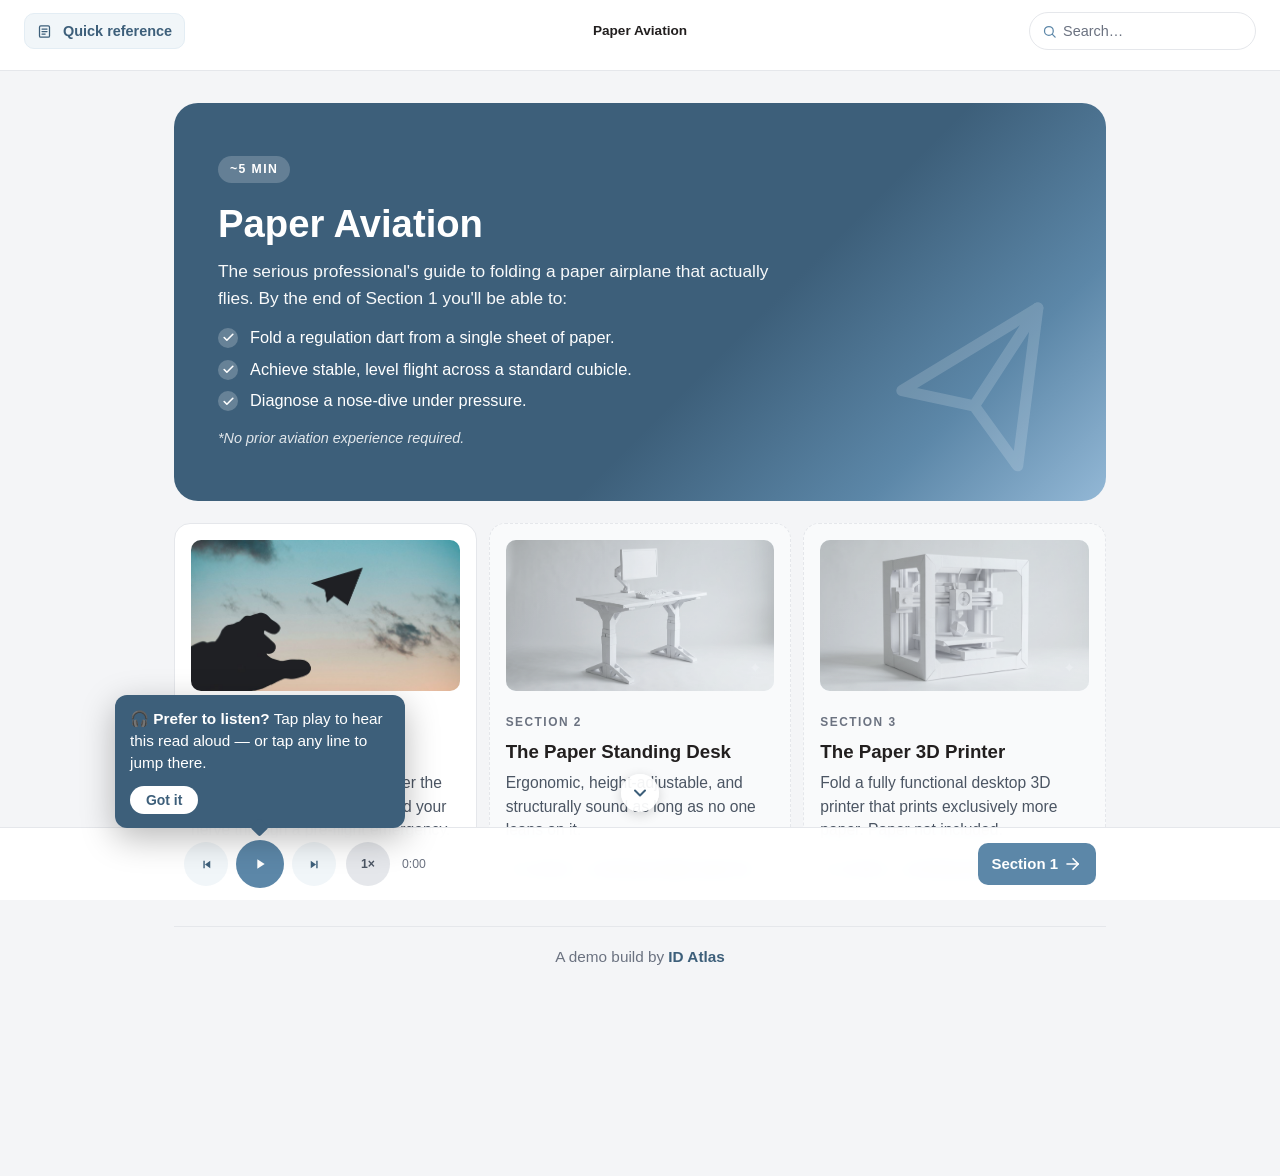
<file: index.html>
<!DOCTYPE html>
<html lang="en">
<head>
<meta charset="UTF-8">
<meta name="viewport" content="width=device-width, initial-scale=1.0">
<title>Paper Aviation — A Professional Certification</title>
<meta name="description" content="A deadpan paper-airplane certification — and a working demo of e-learning built in code with AI-generated narration.">
<meta property="og:type" content="website">
<meta property="og:title" content="Paper Aviation — a code-built e-learning demo">
<meta property="og:description" content="A deadpan paper-airplane certification — and a working demo of e-learning built in code with AI-generated narration.">
<meta property="og:url" content="https://mikestein2016.github.io/claude-elevenlabs-elearning/">
<meta property="og:image" content="https://mikestein2016.github.io/claude-elevenlabs-elearning/assets/hero-dart.jpg">
<meta name="twitter:card" content="summary_large_image">
<link rel="icon" type="image/svg+xml" href="assets/favicon.svg">
<link rel="stylesheet" href="theme.css">
<style>
    .skip-link {
        position: absolute; left: -9999px; top: 0;
        background: var(--brand-purple-deep); color: #fff;
        padding: 10px 16px; border-radius: 0 0 8px 0; z-index: 200;
    }
    .skip-link:focus { left: 0; }

    .home-hero {
        position: relative;
        overflow: hidden;
        background: var(--brand-gradient-hero);
        color: #fff;
        border-radius: var(--r-xl);
        padding: 36px 24px 32px;
        margin-bottom: 22px;
    }
    .hero-fineprint { margin: 14px 0 0; font-size: 0.85rem; color: rgba(255,255,255,0.85); }
    .hero-plane {
        position: absolute; right: 18px; bottom: 14px;
        width: 130px; height: 130px; color: #fff; opacity: 0.16;
        transform: rotate(-12deg); pointer-events: none;
    }
    @media (max-width: 599px) { .hero-plane { display: none; } }
    @media (min-width: 768px) { .hero-plane { width: 180px; height: 180px; right: 36px; } }
    .home-hero .eyebrow { background: rgba(255,255,255,0.20); color: #fff; }
    .home-hero h1 { color: #fff; font-size: var(--step-4); margin: 8px 0 12px; line-height: 1.12; }
    .home-hero .lede { color: rgba(255,255,255,0.96); font-size: 1.02rem; margin: 0 0 14px; max-width: 30rem; }
    .outcome-list { list-style: none; padding: 0; margin: 0; display: grid; gap: 8px; }
    .outcome-list li { display: flex; gap: 12px; align-items: flex-start; font-size: 0.96rem; color: #fff; line-height: 1.45; }
    .outcome-list li::before {
        content: ""; flex-shrink: 0; width: 20px; height: 20px; margin-top: 2px; border-radius: 50%;
        background: rgba(255,255,255,0.22);
        background-image: url("data:image/svg+xml;utf8,<svg xmlns='http://www.w3.org/2000/svg' viewBox='0 0 24 24' fill='none' stroke='white' stroke-width='3' stroke-linecap='round' stroke-linejoin='round'><polyline points='20 6 9 17 4 12'/></svg>");
        background-size: 13px 13px; background-repeat: no-repeat; background-position: center;
    }

    .section-card-cta { display: inline-flex; align-items: center; gap: 4px; font-weight: 600; color: var(--brand-purple-deep); }
    .section-card.locked .section-card-cta { color: var(--ink-soft); }
    .section-card.locked .section-card-hero img { filter: grayscale(0.55); opacity: 0.72; }
    .section-card-cta svg { width: 13px; height: 13px; }
    .section-card.locked { cursor: not-allowed; pointer-events: none; background: var(--canvas-2); border-style: dashed; }
    /* the demo overrides the lock label below, so suppress the default "· Locked" suffix */
    .section-card.locked .section-card-num::after { content: ""; }

    /* Card hero image area. Placeholder = brand-tinted panel with a glyph;
       drop a real/generated image in by setting a background-image (or an <img>). */
    .section-card-hero {
        aspect-ratio: 16 / 9; max-height: 200px; margin-bottom: 14px; border-radius: var(--r-md);
        display: flex; align-items: center; justify-content: center;
        font-size: 3.1rem; line-height: 1;
        background: var(--brand-gradient-soft); color: var(--brand-purple-deep);
        background-size: cover; background-position: center; overflow: hidden;
    }
    /* tablet: 2 columns (≥560), desktop: 3 (≥980) — avoids full-width letterbox heroes */
    @media (min-width: 560px) { .section-grid { grid-template-columns: repeat(2, 1fr); } }
    @media (min-width: 980px) { .section-grid { grid-template-columns: repeat(3, 1fr); } }
    .section-card-hero img { width: 100%; height: 100%; object-fit: cover; display: block; }

    .site-footer { margin: 28px 0 10px; padding-top: 18px; border-top: 1px solid var(--line); color: var(--muted); font-size: 0.9rem; text-align: center; }
    .site-footer a { color: var(--brand-purple-deep); font-weight: 600; }

    @media (min-width: 768px) { .home-hero { padding: 52px 44px; padding-right: 220px; } .home-hero h1 { max-width: 560px; } .home-hero .lede, .home-hero .outcome-list { max-width: 34rem; } }

    /* Cover topbar: Quick reference on the left (title uses the default section-label font) */
    .topbar.has-progress .topbar-cheat { grid-column: 1; justify-self: start; }

    /* ─── Search (top-right) — searches the lesson and jumps into Section 1 ─── */
    .pa-search { grid-column: 3; grid-row: 1; justify-self: end; position: relative; }
    .pa-search-field { display: flex; align-items: center; gap: 6px; border: 1px solid var(--line); border-radius: 999px; background: #fff; padding: 5px 12px; transition: border-color .15s, box-shadow .15s; }
    .pa-search-field:focus-within { border-color: var(--brand-purple); box-shadow: 0 0 0 3px var(--brand-purple-soft); }
    .pa-search-ic { width: 15px; height: 15px; color: var(--brand-purple); flex-shrink: 0; }
    .pa-search input { border: none; outline: none; background: transparent; font: inherit; font-size: 0.85rem; color: var(--ink); width: clamp(92px, 18vw, 180px); padding: 2px 0; }
    .pa-search input::placeholder { color: var(--muted); }
    .pa-search-clear { border: none; background: transparent; color: var(--muted); font-size: 1.15rem; line-height: 1; cursor: pointer; padding: 0 2px; }
    .pa-search-results { position: absolute; right: 0; top: calc(100% + 8px); width: min(360px, 86vw); max-height: 62vh; overflow-y: auto; background: var(--surface); border: 1px solid var(--line); border-radius: var(--r-md); box-shadow: 0 12px 32px rgba(0,0,0,.16); z-index: 200; padding: 6px; }
    .pa-search-item { display: block; width: 100%; text-align: left; border: none; background: transparent; border-radius: var(--r-sm); padding: 9px 11px; cursor: pointer; }
    .pa-search-item:hover, .pa-search-item.is-active { background: var(--brand-purple-soft); }
    .pa-search-card { display: block; font-size: 0.68rem; font-weight: 700; text-transform: uppercase; letter-spacing: .4px; color: var(--brand-purple); margin-bottom: 2px; }
    .pa-search-snip { display: block; font-size: 0.85rem; line-height: 1.4; color: var(--ink-soft); }
    .pa-search mark { background: #fde68a; color: inherit; padding: 0 1px; border-radius: 2px; }
    .pa-search-empty { padding: 12px; font-size: 0.85rem; color: var(--muted); }
    /* Mobile: collapse search to just the magnifier; tap to expand a full-width bar. */
    @media (max-width: 639px) {
        .pa-search-field { padding: 8px; cursor: pointer; }
        .pa-search-ic { width: 17px; height: 17px; }
        .pa-search input { display: none; }
        .pa-search-clear { display: none; }
        .pa-search.expanded { position: absolute; left: 8px; right: 8px; top: 0; bottom: 0; z-index: 210; display: flex; align-items: center; background: var(--surface); }
        .pa-search.expanded .pa-search-field { flex: 1; cursor: text; padding: 8px 14px; border-color: var(--brand-purple); box-shadow: 0 0 0 3px var(--brand-purple-soft); }
        .pa-search.expanded input { display: block; width: 100%; padding: 2px 0; }
        .pa-search.expanded .pa-search-clear { display: block; font-size: 1.3rem; padding: 0 4px; }
        .pa-search.expanded .pa-search-results { left: 0; right: 0; width: auto; }
    }
</style>
</head>
<body>

<a href="#main" class="skip-link">Skip to content</a>
<header class="topbar"></header>

<main id="main" class="module-shell" style="max-width: 980px;">
    <section class="home-hero">
        <span class="eyebrow">~5 min</span>
        <h1>Paper Aviation</h1>
        <p class="lede">The serious professional's guide to folding a paper airplane that actually flies. By the end of Section 1 you'll be able to:</p>
        <ul class="outcome-list">
            <li>Fold a regulation dart from a single sheet of paper.</li>
            <li>Achieve stable, level flight across a standard cubicle.</li>
            <li>Diagnose a nose-dive under pressure.</li>
        </ul>
        <p class="hero-fineprint"><em>*No prior aviation experience required.</em></p>
        <svg class="hero-plane" viewBox="0 0 24 24" fill="none" stroke="currentColor" stroke-width="1.5" stroke-linecap="round" stroke-linejoin="round" aria-hidden="true"><path d="M22 2 11 13"/><path d="M22 2 15 22l-4-9-9-4 20-7z"/></svg>
    </section>

    <h2 class="sr-only">Sections</h2>
    <div class="section-grid" id="sectionGrid">
        <a href="section1.html" class="section-card" data-section="section1">
            <div class="section-card-hero"><img src="assets/hero-dart.jpg" alt="A folded paper dart airplane"></div>
            <span class="section-card-num">Section 1</span>
            <h3>The Dart</h3>
            <p>The foundational aircraft. Master the folds, earn your wings, and hold your nerve through a pre-flight emergency.</p>
            <div class="section-card-meta"><span class="section-card-cta">Start <span aria-hidden="true">&rarr;</span></span></div>
        </a>
        <a href="#" class="section-card" data-section="section2" data-lock="pending budget approval">
            <div class="section-card-hero"><img src="assets/hero-standing-desk.jpg" alt="A standing desk folded entirely from paper"></div>
            <span class="section-card-num">Section 2</span>
            <h3>The Paper Standing Desk</h3>
            <p>Ergonomic, height-adjustable, and structurally sound as long as no one leans on it.</p>
            <div class="section-card-meta"><span class="section-card-cta">Start <span aria-hidden="true">&rarr;</span></span></div>
        </a>
        <a href="#" class="section-card" data-section="section3" data-lock="pending patent approval">
            <div class="section-card-hero"><img src="assets/hero-3d-printer.jpg" alt="A desktop 3D printer folded entirely from paper"></div>
            <span class="section-card-num">Section 3</span>
            <h3>The Paper 3D Printer</h3>
            <p>Fold a fully functional desktop 3D printer that prints exclusively more paper. Paper not included.</p>
            <div class="section-card-meta"><span class="section-card-cta">Start <span aria-hidden="true">&rarr;</span></span></div>
        </a>
    </div>

    <footer class="site-footer">
        A demo build by <a href="https://www.idatlas.org" target="_blank" rel="noopener">ID Atlas</a>
    </footer>
</main>

<script>window.Analytics = window.Analytics || { track: function(){} };</script>
<script src="shared.js"></script>
<script src="narration.js"></script>
<script>
(function () {
    // Demo gating: Section 1 is open. Sections 2 and 3 carry a prerequisite that
    // is never satisfied, so they stay locked forever — they exist purely as the
    // joke teasers. No section2/3 pages exist, so the cards aren't navigable.
    const SECTIONS = [
        { id: 'section1', href: 'section1.html', label: 'The Dart',               prereq: null },
        { id: 'section2', href: '#',            label: 'The Paper Standing Desk', prereq: 'demo-locked' },
        { id: 'section3', href: '#',            label: 'The Paper 3D Printer',    prereq: 'demo-locked' }
    ];
    const TOTAL = SECTIONS.length;
    const completed = LUC.progress.all();
    const isComplete = (id) => !!completed[id];
    const isUnlocked = (s) => !s.prereq || isComplete(s.prereq);
    const doneCount = SECTIONS.filter(s => isComplete(s.id)).length;

    const lockSvg = '<svg viewBox="0 0 24 24" fill="none" stroke="currentColor" stroke-width="2.2" stroke-linecap="round" stroke-linejoin="round" aria-hidden="true"><rect x="4.5" y="11" width="15" height="10" rx="2"/><path d="M8 11V7.5a4 4 0 0 1 8 0V11"/></svg>';

    document.querySelectorAll('.section-card').forEach(card => {
        const section = SECTIONS.find(s => s.id === card.dataset.section);
        const unlocked = section ? isUnlocked(section) : true;
        if (isComplete(card.dataset.section)) card.classList.add('completed');
        if (!unlocked) {
            card.classList.add('locked');
            card.setAttribute('aria-disabled', 'true');
            card.setAttribute('tabindex', '-1');
        }
        const cta = card.querySelector('.section-card-cta');
        if (!cta) return;
        if (!unlocked) cta.innerHTML = lockSvg + ' Locked &mdash; ' + (card.dataset.lock || 'pending budget approval');
        else cta.innerHTML = (isComplete(card.dataset.section) ? 'Review' : 'Start') + ' <span aria-hidden="true">&rarr;</span>';
    });

    LUC.partNav({
        // Cover = the front door: shows the brand as the top-bar label (no progress dots —
        // page mode never renders them). The deck (section1) shows its own "X of Y".
        sectionLabel: 'Paper Aviation',
        nextHref: 'section1.html',
        nextLabel: 'Section 1'
    });

    // Narrate just the hero (title + description + outcomes). Single-page = container mode.
    if (window.Narration) {
        Narration.init({ container: document.querySelector('.home-hero'), section: 'home', clipsBase: 'audio/clips/', goto: function () {} });
        Narration.setCard(0);
    }

    /* Cover search: index Section 1's cards (fetched) and jump straight in. */
    function buildCoverSearch() {
        const topbar = document.querySelector('.topbar');
        if (!topbar || topbar.querySelector('.pa-search')) return;
        const IC = '<svg class="pa-search-ic" viewBox="0 0 24 24" fill="none" stroke="currentColor" stroke-width="2" stroke-linecap="round" stroke-linejoin="round" aria-hidden="true"><circle cx="11" cy="11" r="7"/><line x1="21" y1="21" x2="16.65" y2="16.65"/></svg>';
        const wrap = document.createElement('div');
        wrap.className = 'pa-search';
        wrap.innerHTML = '<div class="pa-search-field">' + IC +
            '<input type="text" autocomplete="off" spellcheck="false" placeholder="Search…" aria-label="Search Section 1" role="combobox" aria-expanded="false">' +
            '<button type="button" class="pa-search-clear" aria-label="Clear search" hidden>&times;</button></div>' +
            '<div class="pa-search-results" role="listbox" hidden></div>';
        topbar.appendChild(wrap);
        const input = wrap.querySelector('input'), results = wrap.querySelector('.pa-search-results'), clearBtn = wrap.querySelector('.pa-search-clear');
        let index = [], current = [], active = -1, loaded = false;
        function esc(s) { const d = document.createElement('div'); d.textContent = s == null ? '' : s; return d.innerHTML; }
        function snippet(text, q) { const at = text.toLowerCase().indexOf(q); const s = Math.max(0, at - 32), e = Math.min(text.length, at + q.length + 64); return esc((s > 0 ? '… ' : '') + text.slice(s, at)) + '<mark>' + esc(text.slice(at, at + q.length)) + '</mark>' + esc(text.slice(at + q.length, e) + (e < text.length ? ' …' : '')); }
        fetch('section1.html').then(r => r.text()).then(htmlText => {
            const doc = new DOMParser().parseFromString(htmlText, 'text/html');
            doc.querySelectorAll('#sectionDeck .card-slide[data-slug]').forEach(card => {
                const slug = card.dataset.slug;
                const titleEl = card.querySelector('h1,h2,h3');
                const cardTitle = titleEl ? titleEl.textContent.trim() : slug;
                const seen = new Set();
                card.querySelectorAll('h1,h2,h3,p,li').forEach(el => {
                    const text = (el.textContent || '').replace(/\s+/g, ' ').trim();
                    if (text.length < 3 || seen.has(text)) return;
                    seen.add(text);
                    index.push({ slug: slug, cardTitle: cardTitle, text: text, lc: text.toLowerCase() });
                });
            });
            loaded = true;
            if (input.value.trim().length >= 2) run(input.value);
        }).catch(() => { loaded = true; });
        function close() { results.hidden = true; results.innerHTML = ''; input.setAttribute('aria-expanded', 'false'); current = []; active = -1; }
        function paint() { Array.from(results.querySelectorAll('.pa-search-item')).forEach((it, i) => it.classList.toggle('is-active', i === active)); }
        function run(raw) {
            clearBtn.hidden = raw.length === 0;
            const q = raw.trim().toLowerCase();
            if (q.length < 2) { close(); return; }
            if (!loaded) { results.innerHTML = '<div class="pa-search-empty">Loading…</div>'; results.hidden = false; return; }
            const found = [];
            for (const e of index) { if (e.lc.indexOf(q) !== -1) { found.push(e); if (found.length > 12) break; } }
            current = found; active = -1;
            results.innerHTML = found.length ? found.map((e, i) => '<button type="button" class="pa-search-item" role="option" data-i="' + i + '"><span class="pa-search-card">' + esc(e.cardTitle) + '</span><span class="pa-search-snip">' + snippet(e.text, q) + '</span></button>').join('') : '<div class="pa-search-empty">No matches for “' + esc(raw.trim()) + '”</div>';
            results.hidden = false; input.setAttribute('aria-expanded', 'true');
        }
        function go(i) { const e = current[i]; if (!e) return; window.location.href = 'section1.html#' + e.slug; }
        input.addEventListener('input', () => run(input.value));
        input.addEventListener('focus', () => { if (input.value.trim().length >= 2) run(input.value); });
        input.addEventListener('keydown', (e) => {
            if (results.hidden || !current.length) { if (e.key === 'Escape') { input.blur(); wrap.classList.remove('expanded'); } return; }
            if (e.key === 'ArrowDown') { e.preventDefault(); active = Math.min(active + 1, current.length - 1); paint(); }
            else if (e.key === 'ArrowUp') { e.preventDefault(); active = Math.max(active - 1, 0); paint(); }
            else if (e.key === 'Enter') { e.preventDefault(); go(active >= 0 ? active : 0); }
            else if (e.key === 'Escape') { close(); wrap.classList.remove('expanded'); }
        });
        results.addEventListener('click', (e) => { const it = e.target.closest('.pa-search-item'); if (it) go(parseInt(it.dataset.i, 10)); });
        // Mobile: the field collapses to just the icon; tapping it expands a full-width
        // search bar over the title row. Collapse on clear, Escape, or outside tap.
        const field = wrap.querySelector('.pa-search-field');
        const collapsible = () => window.matchMedia('(max-width: 639px)').matches;
        field.addEventListener('click', (e) => {
            if (collapsible() && !wrap.classList.contains('expanded') && e.target !== clearBtn) { wrap.classList.add('expanded'); input.focus(); }
        });
        clearBtn.addEventListener('click', () => {
            input.value = ''; clearBtn.hidden = true; close();
            if (collapsible() && wrap.classList.contains('expanded')) wrap.classList.remove('expanded'); else input.focus();
        });
        document.addEventListener('click', (e) => { if (!wrap.contains(e.target)) { close(); wrap.classList.remove('expanded'); } });
    }
    if (document.readyState === 'loading') document.addEventListener('DOMContentLoaded', buildCoverSearch);
    else buildCoverSearch();
})();
</script>

</body>
</html>
</file>
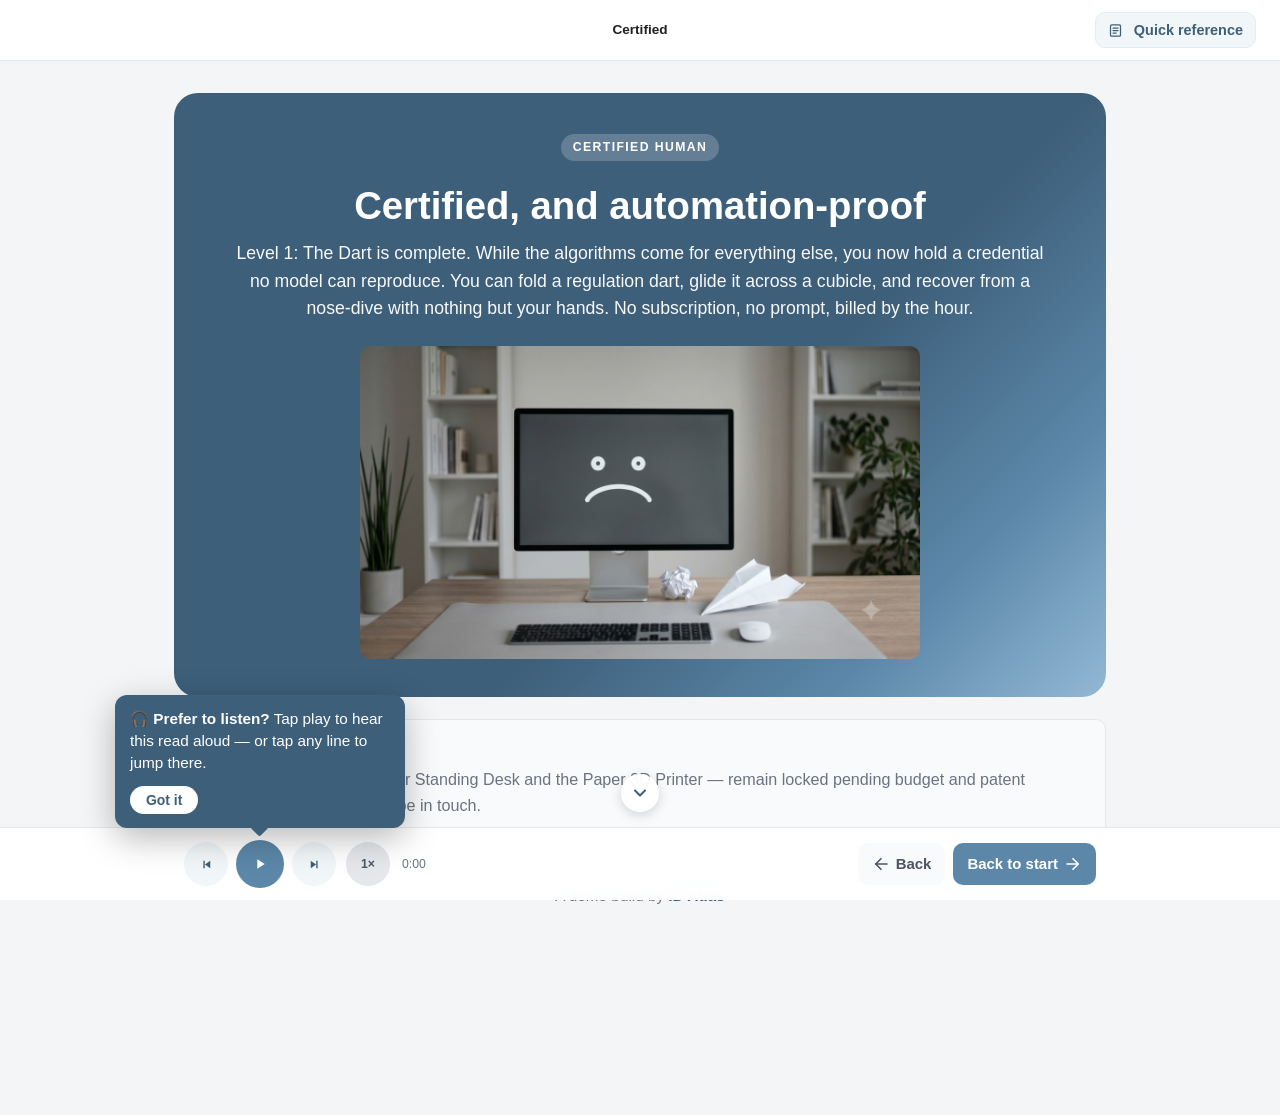
<file: complete.html>
<!DOCTYPE html>
<html lang="en">
<head>
<meta charset="UTF-8">
<meta name="viewport" content="width=device-width, initial-scale=1.0">
<title>Certified — Paper Aviation</title>
<link rel="icon" type="image/svg+xml" href="assets/favicon.svg">
<link rel="stylesheet" href="theme.css">
<style>
    .skip-link {
        position: absolute; left: -9999px; top: 0;
        background: var(--brand-purple-deep); color: #fff;
        padding: 10px 16px; border-radius: 0 0 8px 0; z-index: 200;
    }
    .skip-link:focus { left: 0; }

    .done-hero {
        position: relative; overflow: hidden; text-align: center;
        background: var(--brand-gradient-hero); color: #fff;
        border-radius: var(--r-xl); padding: 40px 24px 34px; margin-bottom: 22px;
    }
    .done-hero .eyebrow { background: rgba(255,255,255,0.20); color: #fff; }
    .done-hero h1 { color: #fff; font-size: var(--step-4); margin: 12px 0 12px; line-height: 1.12; }
    .done-hero .lede { color: rgba(255,255,255,0.96); font-size: 1.04rem; margin: 0 auto; max-width: 48rem; text-wrap: pretty; }

    .cert-figure { max-width: 560px; margin: 24px auto 4px; }
    .cert-figure img { width: 100%; height: auto; border-radius: var(--r-md); display: block; }
    /* Placeholder until the closer image is generated; swap the div for an <img>. */
    .cert-placeholder {
        aspect-ratio: 1 / 1; max-width: 260px; margin: 24px auto 4px; border-radius: var(--r-md);
        background: rgba(255,255,255,0.12); border: 1px dashed rgba(255,255,255,0.4);
        display: flex; align-items: center; justify-content: center; font-size: 4.5rem;
    }

    .next-up { background: var(--canvas-2); border: 1px solid var(--line); border-radius: var(--r-md); padding: 18px 20px; margin: 0 0 8px; }
    .next-up h2 { font-size: var(--step-1); margin: 0 0 6px; }
    .next-up p { margin: 0; color: var(--muted); font-size: 0.95rem; }

    .site-footer { margin: 28px 0 10px; padding-top: 18px; border-top: 1px solid var(--line); color: var(--muted); font-size: 0.9rem; text-align: center; }
    .site-footer a { color: var(--brand-purple-deep); font-weight: 600; }
</style>
</head>
<body>

<a href="#main" class="skip-link">Skip to content</a>
<header class="topbar"></header>

<main id="main" class="module-shell" style="max-width: 980px;">
    <section class="done-hero">
        <span class="eyebrow">Certified human</span>
        <h1>Certified, and automation-proof</h1>
        <p class="lede">Level 1: The Dart is complete. While the algorithms come for everything else, you now hold a credential no model can reproduce. You can fold a regulation dart, glide it across a cubicle, and recover from a nose-dive with nothing but your hands. No subscription, no prompt, billed by the hour.</p>
        <div class="cert-figure"><img src="assets/cert-ai.jpg" alt="A computer monitor showing a sad face beside a crumpled ball of paper and a crisp folded paper dart — the digital AI can't fold paper, but you can"></div>
    </section>

    <div class="next-up">
        <h2>What's next</h2>
        <p>Sections 2 and 3 — the Paper Standing Desk and the Paper 3D Printer — remain locked pending budget and patent approval, respectively. We'll be in touch.</p>
    </div>

    <footer class="site-footer">
        A demo build by <a href="https://www.idatlas.org" target="_blank" rel="noopener">ID Atlas</a>
    </footer>
</main>

<script>window.Analytics = window.Analytics || { track: function(){} };</script>
<script src="shared.js"></script>
<script src="narration.js"></script>
<script>
(function () {
    LUC.partNav({
        sectionLabel: 'Certified',
        prevHref: 'section1.html', prevLabel: 'Back',
        nextHref: 'index.html', nextLabel: 'Back to start'
    });

    // Narrate the closer (title + description only).
    if (window.Narration) {
        Narration.init({ container: document.querySelector('.done-hero'), section: 'done', clipsBase: 'audio/clips/', goto: function () {} });
        Narration.setCard(0);
    }
})();
</script>

</body>
</html>
</file>
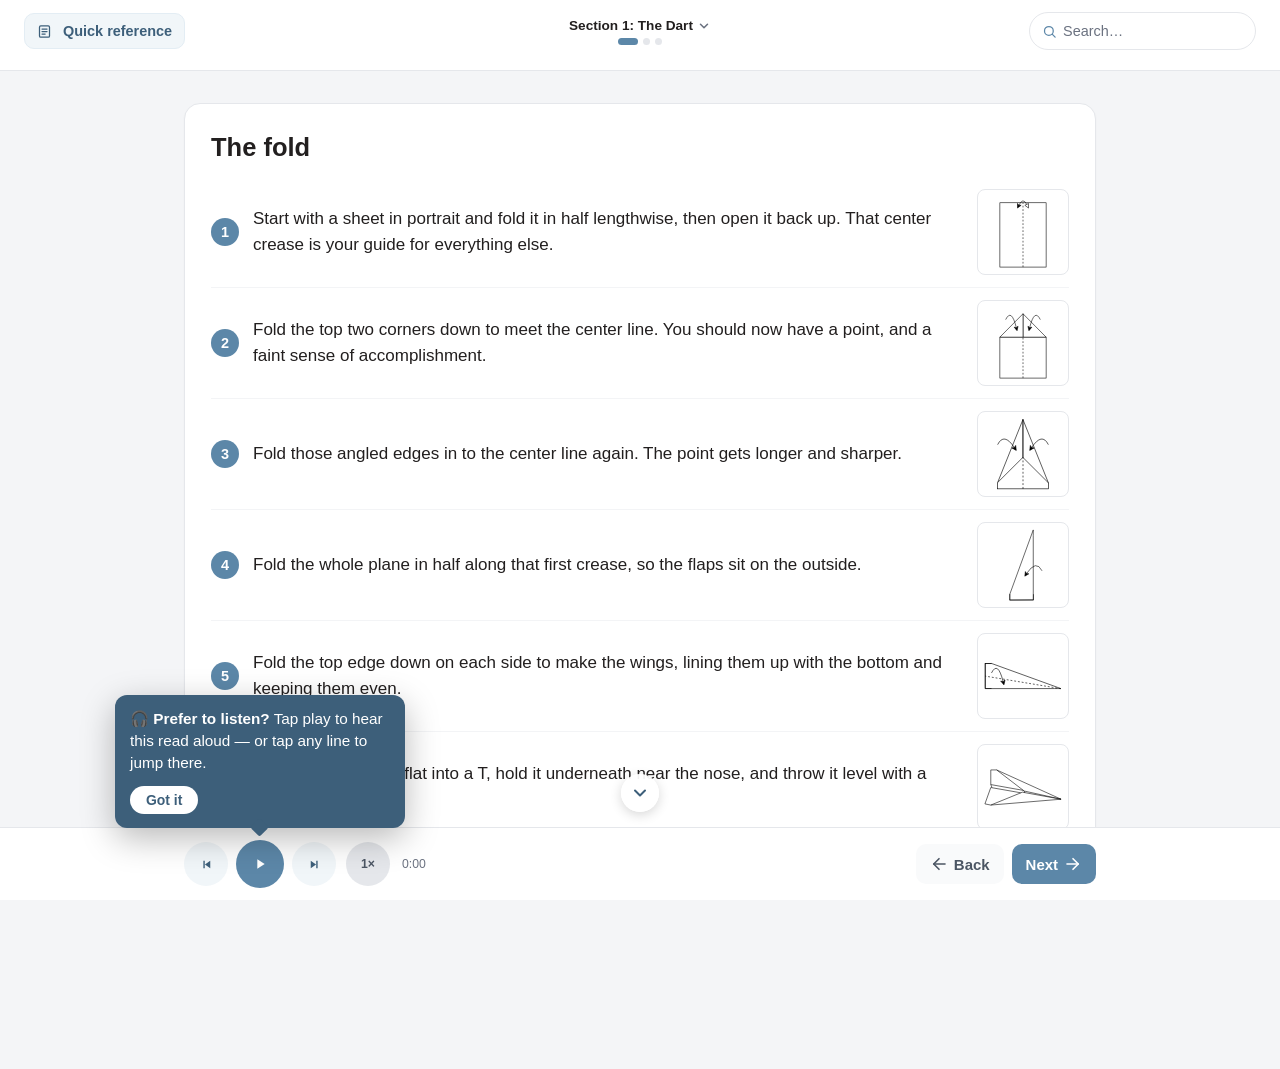
<file: section1.html>
<!DOCTYPE html>
<html lang="en">
<head>
<meta charset="UTF-8">
<meta name="viewport" content="width=device-width, initial-scale=1.0">
<title>Section 1: The Dart — Paper Aviation</title>
<link rel="icon" type="image/svg+xml" href="assets/favicon.svg">
<link rel="stylesheet" href="theme.css">
<style>
    .skip-link { position: absolute; left: -9999px; top: 0; background: var(--brand-purple-deep); color: #fff; padding: 10px 16px; border-radius: 0 0 8px 0; z-index: 200; }
    .skip-link:focus { left: 0; }

    /* Card 1 hero image */
    .card-image { margin: 0 0 16px; border-radius: var(--r-md); overflow: hidden; border: 1px solid var(--line); }
    .card-image img { display: block; width: 100%; height: auto; }

    /* Fold steps with per-step diagrams */
    .fold-step { display: flex; gap: 14px; align-items: center; padding: 12px 0; border-bottom: 1px solid var(--line-soft); }
    .fold-step:last-child { border-bottom: none; }
    .step-num {
        flex-shrink: 0; width: 28px; height: 28px; border-radius: 50%;
        background: var(--brand-purple); color: #fff; font-weight: 700; font-size: 0.85rem;
        display: flex; align-items: center; justify-content: center;
    }
    .step-diagram {
        width: 92px; height: 86px; flex-shrink: 0; background: #fff;
        border: 1px solid var(--line); border-radius: 8px; padding: 4px; box-sizing: border-box;
        object-fit: contain;
    }
    .fold-step p { margin: 0; flex: 1; min-width: 0; }
    @media (max-width: 520px) { .step-diagram { width: 70px; height: 66px; } .fold-step { gap: 10px; } }

    /* Demo video — fixed 16:9, centered */
    .demo-video { max-width: 640px; margin: 14px auto 16px; border-radius: var(--r-md); overflow: hidden; background: #000; aspect-ratio: 16 / 9; }
    .demo-video video { width: 100%; height: 100%; object-fit: contain; display: block; background: #000; }
    .video-hint { font-size: 0.85rem; color: var(--muted); margin: 8px auto 0; max-width: 640px; text-align: center; }

    /* Why-learn list */
    .why-list { list-style: none; margin: 10px 0 14px; padding: 0; display: flex; flex-direction: column; gap: 11px; }
    .why-list li { display: flex; gap: 14px; align-items: flex-start; margin: 0; line-height: 1.5; }
    .why-list .why-icon {
        flex: 0 0 34px; width: 34px; height: 34px; margin-top: 1px;
        display: inline-flex; align-items: center; justify-content: center;
        border-radius: 50%; background: var(--brand-purple); color: #fff;
    }
    .why-list .why-icon svg { width: 19px; height: 19px; display: block; }
    .why-list .why-text { flex: 1 1 auto; text-wrap: pretty; }

    /* Scenario */
    .scenario-head { display: flex; gap: 24px; align-items: center; margin: 0 0 4px; }
    .scenario-col { flex: 1 1 auto; min-width: 0; }
    .scenario-q { margin: 0 0 14px; }
    .scenario-col .scenario-options { margin: 0; }
    .scenario-figure { flex: 0 0 auto; margin: 0; }
    .scenario-figure img { width: 300px; max-width: 100%; height: auto; border-radius: var(--r-md); display: block; }
    @media (max-width: 700px) {
        .scenario-head { flex-direction: column; align-items: stretch; }
        .scenario-figure { text-align: center; }
        .scenario-figure img { width: 100%; max-width: 380px; margin: 8px auto 0; }
    }
    .scenario-feedback { position: relative; }
    .fb-audio {
        float: right; margin: 0 0 4px 12px; width: 30px; height: 30px; flex: none;
        display: inline-flex; align-items: center; justify-content: center;
        border-radius: 50%; border: 1px solid var(--line); background: var(--surface);
        color: var(--brand-purple); cursor: pointer; transition: background .15s, border-color .15s;
    }
    .fb-audio svg { display: block; width: 17px; height: 17px; }
    .fb-audio:hover { border-color: var(--brand-purple); }
    .fb-audio.nclip-playing { background: var(--brand-purple); color: #fff; border-color: var(--brand-purple); box-shadow: none; }
    /* The engine's .nclip pseudo-label is meant for a text line, not this icon button — hide it. */
    .fb-audio::after, .fb-audio.nclip-playing::after { content: none; }
    .scenario-options { display: grid; gap: 10px; margin: 16px 0 0; }
    .scenario-option {
        position: relative; text-align: left; width: 100%; padding: 14px 42px 14px 16px; border-radius: var(--r-md);
        border: 1px solid var(--line); background: var(--surface); color: var(--ink);
        font-size: 0.96rem; line-height: 1.45; cursor: pointer; transition: border-color .15s, background .15s;
    }
    .scenario-option:hover { border-color: var(--brand-purple); }
    .scenario-option:focus-visible { outline: 2px solid var(--brand-purple); outline-offset: 2px; }
    .scenario-option.correct { border-color: var(--success); background: var(--success-soft); }
    .scenario-option.incorrect { border-color: var(--danger); background: var(--danger-soft); }
    /* Shape-based correctness cue (not color-dependent) */
    .scenario-option.correct::after, .scenario-option.incorrect::after {
        position: absolute; right: 14px; top: 50%; transform: translateY(-50%);
        font-weight: 800; font-size: 1.05rem; line-height: 1;
    }
    .scenario-option.correct::after { content: "\2713"; color: var(--success); }
    .scenario-option.incorrect::after { content: "\2717"; color: var(--danger); }
    .scenario-option[disabled] { cursor: default; }
    .scenario-feedback { display: none; margin: 16px 0 0; padding: 14px 16px; border-radius: var(--r-md); background: var(--canvas-2); border-left: 3px solid var(--brand-purple); }
    .scenario-feedback.active { display: block; }
    .scenario-feedback strong { color: var(--brand-purple-deep); }
    /* ─── Cover card (first slide) ─── */
    .cover-slide .home-hero { position: relative; overflow: hidden; background: var(--brand-gradient-hero); color: #fff; border-radius: var(--r-xl); padding: 36px 24px 32px; }
    .home-hero .eyebrow { background: rgba(255,255,255,0.20); color: #fff; }
    .home-hero h1 { color: #fff; font-size: var(--step-4); margin: 8px 0 12px; line-height: 1.12; }
    .home-hero .lede { color: rgba(255,255,255,0.96); font-size: 1.02rem; margin: 0 0 14px; max-width: 30rem; }
    .home-hero .hero-fineprint { margin: 14px 0 0; font-size: 0.85rem; color: rgba(255,255,255,0.85); }
    .home-hero .outcome-list { list-style: none; padding: 0; margin: 0; display: grid; gap: 8px; }
    .home-hero .outcome-list li { display: flex; gap: 12px; align-items: flex-start; font-size: 0.96rem; color: #fff; line-height: 1.45; }
    .home-hero .outcome-list li::before { content: ""; flex-shrink: 0; width: 20px; height: 20px; margin-top: 2px; border-radius: 50%; background: rgba(255,255,255,0.22); background-image: url("data:image/svg+xml;utf8,<svg xmlns='http://www.w3.org/2000/svg' viewBox='0 0 24 24' fill='none' stroke='white' stroke-width='3' stroke-linecap='round' stroke-linejoin='round'><polyline points='20 6 9 17 4 12'/></svg>"); background-size: 13px 13px; background-repeat: no-repeat; background-position: center; }
    .home-hero .hero-plane { position: absolute; right: 18px; bottom: 14px; width: 130px; height: 130px; color: #fff; opacity: 0.16; transform: rotate(-12deg); pointer-events: none; }
    @media (max-width: 599px) { .home-hero .hero-plane { display: none; } }
    @media (min-width: 768px) { .cover-slide .home-hero { padding: 52px 44px; padding-right: 220px; } .home-hero h1 { max-width: 560px; } .home-hero .lede, .home-hero .outcome-list { max-width: 34rem; } .home-hero .hero-plane { width: 180px; height: 180px; right: 36px; } }

    body.pa-cover .part-nav-audio { display: none; }   /* no narration on the silent cover card */

    /* ─── Search (top-right) + Quick reference moved to the left ─── */
    .pa-search { grid-column: 3; grid-row: 1; justify-self: end; position: relative; }
    .topbar.has-progress .topbar-cheat { grid-column: 1; justify-self: start; }
    .pa-search-field { display: flex; align-items: center; gap: 6px; border: 1px solid var(--line); border-radius: 999px; background: #fff; padding: 5px 12px; transition: border-color .15s, box-shadow .15s; }
    .pa-search-field:focus-within { border-color: var(--brand-purple); box-shadow: 0 0 0 3px var(--brand-purple-soft); }
    .pa-search-ic { width: 15px; height: 15px; color: var(--brand-purple); flex-shrink: 0; }
    .pa-search input { border: none; outline: none; background: transparent; font: inherit; font-size: 0.85rem; color: var(--ink); width: clamp(92px, 18vw, 180px); padding: 2px 0; }
    .pa-search input::placeholder { color: var(--muted); }
    .pa-search-clear { border: none; background: transparent; color: var(--muted); font-size: 1.15rem; line-height: 1; cursor: pointer; padding: 0 2px; }
    .pa-search-results { position: absolute; right: 0; top: calc(100% + 8px); width: min(360px, 86vw); max-height: 62vh; overflow-y: auto; background: var(--surface); border: 1px solid var(--line); border-radius: var(--r-md); box-shadow: 0 12px 32px rgba(0,0,0,.16); z-index: 200; padding: 6px; }
    .pa-search-item { display: block; width: 100%; text-align: left; border: none; background: transparent; border-radius: var(--r-sm); padding: 9px 11px; cursor: pointer; }
    .pa-search-item:hover, .pa-search-item.is-active { background: var(--brand-purple-soft); }
    .pa-search-card { display: block; font-size: 0.68rem; font-weight: 700; text-transform: uppercase; letter-spacing: .4px; color: var(--brand-purple); margin-bottom: 2px; }
    .pa-search-snip { display: block; font-size: 0.85rem; line-height: 1.4; color: var(--ink-soft); }
    .pa-search mark { background: #fde68a; color: inherit; padding: 0 1px; border-radius: 2px; }
    .pa-search-empty { padding: 12px; font-size: 0.85rem; color: var(--muted); }
    .pa-search-flash { animation: paflash 2.2s ease-out; border-radius: 4px; }
    @keyframes paflash { 0%, 35% { background: #fff3c4; box-shadow: 0 0 0 6px #fff3c4; } 100% { background: transparent; box-shadow: 0 0 0 0 transparent; } }
    /* Mobile: the topbar grid is too tight to show the search inline, so collapse it
       to just the magnifier; tapping it expands a full-width bar over the title row. */
    @media (max-width: 639px) {
        .pa-search-field { padding: 8px; cursor: pointer; }
        .pa-search-ic { width: 17px; height: 17px; }
        .pa-search input { display: none; }
        .pa-search-clear { display: none; }
        .pa-search.expanded { position: absolute; left: 8px; right: 8px; top: 0; bottom: 0; z-index: 210; display: flex; align-items: center; background: var(--surface); }
        .pa-search.expanded .pa-search-field { flex: 1; cursor: text; padding: 8px 14px; border-color: var(--brand-purple); box-shadow: 0 0 0 3px var(--brand-purple-soft); }
        .pa-search.expanded input { display: block; width: 100%; padding: 2px 0; }
        .pa-search.expanded .pa-search-clear { display: block; font-size: 1.3rem; padding: 0 4px; }
        .pa-search.expanded .pa-search-results { left: 0; right: 0; width: auto; }
    }

    /* ─── Table of contents (opens from the center progress cluster) ─── */
    .topbar-progress.is-toc-trigger { cursor: pointer; position: relative; }
    .toc-trigger-row { display: flex; align-items: center; gap: 4px; min-width: 0; max-width: 60vw; }
    .toc-chev { color: var(--muted); flex-shrink: 0; transition: transform .15s; }
    .topbar-progress.is-toc-trigger:hover .topbar-section, .topbar-progress.is-toc-trigger:hover .toc-chev { color: var(--brand-purple-deep); }
    .topbar-progress.is-toc-trigger[aria-expanded="true"] .toc-chev { transform: rotate(180deg); }
    .pa-toc { position: absolute; top: calc(100% + 8px); left: 50%; transform: translateX(-50%); width: min(280px, 88vw); max-height: 72vh; overflow-y: auto; background: var(--surface); border: 1px solid var(--line); border-radius: var(--r-md); box-shadow: 0 12px 32px rgba(0,0,0,.16); z-index: 200; padding: 6px; }
    .pa-toc-item { display: flex; align-items: center; gap: 10px; width: 100%; text-align: left; border: none; background: transparent; border-radius: var(--r-sm); padding: 9px 11px; cursor: pointer; font-size: 0.9rem; color: var(--ink); line-height: 1.3; }
    .pa-toc-item:hover { background: var(--brand-purple-soft); }
    .pa-toc-item.current { font-weight: 700; color: var(--brand-purple-deep); }
    .pa-toc-item.is-link { color: var(--brand-purple-deep); font-weight: 600; }
    .pa-toc-item.locked, .pa-toc-item:disabled { color: var(--muted); cursor: not-allowed; }
    .pa-toc-item:disabled:hover { background: transparent; }
    .pa-toc-ic { width: 16px; flex-shrink: 0; color: var(--brand-purple); font-size: 0.8rem; display: inline-flex; align-items: center; justify-content: center; }
    .pa-toc-item.locked .pa-toc-ic, .pa-toc-item:disabled .pa-toc-ic { color: var(--muted); }
    .pa-toc-sep { height: 1px; background: var(--line); margin: 5px 8px; }
</style>
</head>
<body>

<a href="#main" class="skip-link">Skip to content</a>
<header class="topbar"></header>

<main id="main" class="module-shell">
    <h1 class="sr-only">Section 1: The Dart</h1>
    <div class="section-marker">Section 1 &middot; <strong>The Dart</strong></div>

    <div class="card-deck" id="sectionDeck">

    <!-- Card 1: The fold (one diagram per step) -->
    <section class="card-slide" data-slug="fold">
    <div class="card">
        <h2 style="margin-top:0;">The fold</h2>
        <div class="fold-step"><span class="step-num" aria-hidden="true">1</span><p>Start with a sheet in portrait and fold it in half lengthwise, then open it back up. That center crease is your guide for everything else.</p><img class="step-diagram" src="assets/fold-1.svg" alt=""></div>
        <div class="fold-step"><span class="step-num" aria-hidden="true">2</span><p>Fold the top two corners down to meet the center line. You should now have a point, and a faint sense of accomplishment.</p><img class="step-diagram" src="assets/fold-2.svg" alt=""></div>
        <div class="fold-step"><span class="step-num" aria-hidden="true">3</span><p>Fold those angled edges in to the center line again. The point gets longer and sharper.</p><img class="step-diagram" src="assets/fold-3.svg" alt=""></div>
        <div class="fold-step"><span class="step-num" aria-hidden="true">4</span><p>Fold the whole plane in half along that first crease, so the flaps sit on the outside.</p><img class="step-diagram" src="assets/fold-4.svg" alt=""></div>
        <div class="fold-step"><span class="step-num" aria-hidden="true">5</span><p>Fold the top edge down on each side to make the wings, lining them up with the bottom and keeping them even.</p><img class="step-diagram" src="assets/fold-5.svg" alt=""></div>
        <div class="fold-step"><span class="step-num" aria-hidden="true">6</span><p>Open the wings out flat into a T, hold it underneath near the nose, and throw it level with a smooth, firm flick.</p><img class="step-diagram" src="assets/fold-6.svg" alt=""></div>
    </div>
    </section>

    <!-- Card 3: Watch it done (gated video) -->
    <section class="card-slide" data-slug="video">
    <div class="card">
        <h2 style="margin-top:0;">Watch it done</h2>
        <div class="demo-video">
            <video id="foldVideo" muted playsinline preload="metadata" poster="assets/fold-demo-poster.jpg" aria-label="Demonstration: folding the paper dart from start to finish">
                <source src="assets/fold-demo.mp4" type="video/mp4">
            </video>
        </div>
        <p>If the diagrams didn't land, don't take it personally. Some things are easier to just watch. Fold the sheet in half the long way, then open it back up. Bring the top two corners in to the center crease. Fold the slanted edges in again, so the nose gets long and sharp. Fold the whole plane in half, pull each wing down to the bottom, and open them back out into a flat T. That's your dart. Now go try it, dignity mostly intact.</p>
        <p class="video-hint">Press play, or tap any line above to jump to that moment in the video.</p>
    </div>
    </section>

    <!-- Card 4: Pre-flight check scenario -->
    <section class="card-slide" data-slug="preflight">
    <div class="card">
        <h2 style="margin-top:0;">Pre-flight check</h2>
        <div class="scenario-head">
            <div class="scenario-col">
                <p class="scenario-q">One last thing before take-off. If your dart plane starts nose-diving straight into the carpet, what's the most likely fix?</p>
                <div class="scenario-options" id="scenarioOptions" role="group" aria-label="Choose the most likely fix">
                    <button class="scenario-option" data-correct="true" data-clip="audio/clips/s1-fb-01.mp3" data-lead="Cleared for takeoff." data-fb="A little upward bend on the back edge of each wing adds lift and pulls the nose up.">Bend the back edge of each wing up slightly.</button>
                    <button class="scenario-option" data-clip="audio/clips/s1-fb-02.mp3" data-lead="Tempting, but no." data-fb="Throwing harder just makes it nose-dive faster, and with more conviction.">Throw it harder.</button>
                    <button class="scenario-option" data-clip="audio/clips/s1-fb-03.mp3" data-lead="Bold, but wrong." data-fb="Weighting the nose makes a nose-dive worse, not better.">Tape a paperclip to the nose.</button>
                    <button class="scenario-option" data-clip="audio/clips/s1-fb-04.mp3" data-lead="Grounded." data-fb="Not a folding solution, but an understandable one. The wings are still the answer.">Crumple it and reconsider your career.</button>
                </div>
            </div>
            <div class="scenario-figure"><img src="assets/crashed-dart.jpg" alt="A paper dart that has crash-landed nose-first, nose crumpled and tail in the air"></div>
        </div>
        <div class="scenario-feedback" id="scenarioFeedback" aria-live="polite"></div>
    </div>
    </section>

    </div><!-- /card-deck -->
</main>

<script>window.Analytics = window.Analytics || { track: function(){} };</script>
<script src="shared.js"></script>
<script src="narration.js"></script>
<script>
(function () {
    const deck = document.getElementById('sectionDeck');
    let scenarioPassed = false;   // set true once the pre-flight check is answered correctly

    // Video gate: require the demo to play before advancing off the video card.
    // If the file is missing or errors, never trap the learner.
    let videoPlayed = false, videoError = false;
    const vid = document.getElementById('foldVideo');
    let videoCardIdx = -1;
    deck.querySelectorAll('.card-slide').forEach((s, i) => { if (s.querySelector('#foldVideo')) videoCardIdx = i; });
    if (vid) {
        vid.addEventListener('play', () => { videoPlayed = true; });
        vid.addEventListener('ended', () => { videoPlayed = true; });
        vid.addEventListener('error', () => { videoError = true; }, true);
        // No native controls — clicking the video toggles the narration (which drives the video).
        vid.style.cursor = 'pointer';
        vid.addEventListener('click', () => { const pb = document.querySelector('.nb-play'); if (pb) pb.click(); });
    }

    let tocVisit = null;   // set by buildTOC — records visited cards for the table of contents
    const nav = LUC.partNav({
        sectionLabel: 'Section 1: The Dart',
        deck: deck,
        prevHref: 'index.html',
        nextHref: 'complete.html',
        nextLabel: 'Finish',
        canAdvance: function (i) {
            const card = deck.querySelectorAll('.card-slide')[i];
            if (card && card.querySelector('#foldVideo')) {
                return (videoPlayed || videoError) ? true : 'Watch the demo to continue.';
            }
            if (card && card.querySelector('#scenarioOptions')) {
                return scenarioPassed ? true : 'Answer the pre-flight check correctly to finish.';
            }
            return true;
        },
        // Blocked advance (button / swipe / arrow) → surface what's needed rather than
        // dead-ending on a toast. Neither gate is auto-satisfied (you can't auto-watch a
        // demo or auto-answer the check), so both scroll + pulse; the toast supplies wording.
        onGate: function (i) {
            const card = deck.querySelectorAll('.card-slide')[i];
            if (!card) return false;
            const video = card.querySelector('#foldVideo');
            if (video) { LUC.gatePulse(video.closest('figure, .card-media, .video-wrap') || video); return false; }
            const optsEl = card.querySelector('#scenarioOptions');
            if (optsEl) { LUC.gatePulse(optsEl); return false; }
            return false;
        },
        onCardChange: function (index, total) {
            if (index === total - 1) LUC.progress.markSectionComplete('section1');
            if (window.Narration) Narration.setCard(index);
            if (tocVisit) tocVisit(index);
        }
    });

    if (window.Narration) {
        Narration.init({ deck: deck, section: 's1', clipsBase: 'audio/clips/', goto: nav.goto });
        // Card 3's muted video is a companion: it plays/pauses/seeks in sync with the voiceover.
        if (vid && videoCardIdx >= 0) Narration.bindMedia(videoCardIdx, vid);
        // Start narration on whichever card is active (the cover's search can deep-link via #slug).
        const startIdx = Array.from(deck.querySelectorAll('.card-slide')).findIndex(c => c.classList.contains('active'));
        Narration.setCard(startIdx >= 0 ? startIdx : 0);
    }

    const opts = document.getElementById('scenarioOptions');
    const fb = document.getElementById('scenarioFeedback');
    // Material "volume_up" — one filled path, no stroke, renders crisp at any size
    const SPEAKER = '<svg viewBox="0 0 24 24" width="17" height="17" fill="currentColor" aria-hidden="true"><path d="M3 9v6h4l5 5V4L7 9H3zm13.5 3c0-1.77-1.02-3.29-2.5-4.03v8.05c1.48-.73 2.5-2.25 2.5-4.02zM14 3.23v2.06c2.89.86 5 3.54 5 6.71s-2.11 5.85-5 6.71v2.06c4.01-.91 7-4.49 7-8.77s-2.99-7.86-7-8.77z"/></svg>';
    if (opts) {
        // Shuffle the options once on load so the correct answer isn't always in the same spot.
        const items = Array.from(opts.children);
        for (let i = items.length - 1; i > 0; i--) {
            const j = Math.floor(Math.random() * (i + 1));
            const t = items[i]; items[i] = items[j]; items[j] = t;
        }
        items.forEach(el => opts.appendChild(el));

        // No lock-out: the learner can keep trying and explore every wrong answer too.
        opts.querySelectorAll('.scenario-option').forEach(btn => {
            btn.addEventListener('click', () => {
                const correct = btn.dataset.correct === 'true';
                if (correct) { scenarioPassed = true; nav.refreshGate(); }   // unlocks + un-grays the Finish button
                opts.querySelectorAll('.scenario-option').forEach(b => b.classList.remove('correct', 'incorrect'));
                btn.classList.add(correct ? 'correct' : 'incorrect');
                const clip = btn.dataset.clip;
                const audioBtn = (clip && window.Narration)
                    ? '<button type="button" class="fb-audio" aria-label="Play this feedback aloud">' + SPEAKER + '</button>' : '';
                fb.innerHTML = audioBtn + '<span class="fb-text"><strong>' + btn.dataset.lead + '</strong> ' + btn.dataset.fb + '</span>';
                fb.classList.add('active');
                LUC.progress.markSectionComplete('section1');
                if (clip && window.Narration) {
                    const ab = fb.querySelector('.fb-audio');
                    ab.addEventListener('click', () => Narration.playClip(clip, ab));
                    Narration.playClip(clip, ab);   // auto-play on reveal — the option tap is a valid user gesture
                }
            });
        });
    }

    // Re-gray / un-gray Next the moment the video gate clears.
    ['play', 'ended', 'error'].forEach(function (ev) {
        if (vid) vid.addEventListener(ev, function () { nav.refreshGate(); });
    });

    const slides = Array.from(deck.querySelectorAll('.card-slide'));

    /* ─────────── Search (top-left) ─────────── */
    function buildSearch(navCtl) {
        const topbar = document.querySelector('.topbar');
        if (!topbar) return;
        const SEL = 'h1, h2, h3, p, li';
        const index = [];
        slides.forEach((card, ci) => {
            const titleEl = card.querySelector('h1, h2, h3');
            const cardTitle = titleEl ? titleEl.textContent.trim() : ('Card ' + (ci + 1));
            const seen = new Set();
            card.querySelectorAll(SEL).forEach(el => {
                const text = (el.textContent || '').replace(/\s+/g, ' ').trim();
                if (text.length < 3 || seen.has(text)) return;
                seen.add(text);
                index.push({ ci: ci, cardTitle: cardTitle, el: el, text: text, lc: text.toLowerCase() });
            });
        });
        function esc(s) { const d = document.createElement('div'); d.textContent = s == null ? '' : s; return d.innerHTML; }
        function snippet(text, q) {
            const at = text.toLowerCase().indexOf(q);
            const start = Math.max(0, at - 32), end = Math.min(text.length, at + q.length + 64);
            return esc((start > 0 ? '… ' : '') + text.slice(start, at)) + '<mark>' + esc(text.slice(at, at + q.length)) + '</mark>' + esc(text.slice(at + q.length, end) + (end < text.length ? ' …' : ''));
        }
        const IC = '<svg class="pa-search-ic" viewBox="0 0 24 24" fill="none" stroke="currentColor" stroke-width="2" stroke-linecap="round" stroke-linejoin="round" aria-hidden="true"><circle cx="11" cy="11" r="7"/><line x1="21" y1="21" x2="16.65" y2="16.65"/></svg>';
        const wrap = document.createElement('div');
        wrap.className = 'pa-search';
        wrap.innerHTML = '<div class="pa-search-field">' + IC +
            '<input type="text" autocomplete="off" spellcheck="false" placeholder="Search…" aria-label="Search this section" role="combobox" aria-expanded="false" aria-controls="paSearchResults">' +
            '<button type="button" class="pa-search-clear" aria-label="Clear search" hidden>&times;</button></div>' +
            '<div class="pa-search-results" id="paSearchResults" role="listbox" hidden></div>';
        topbar.appendChild(wrap);
        const input = wrap.querySelector('input'), results = wrap.querySelector('.pa-search-results'), clearBtn = wrap.querySelector('.pa-search-clear');
        let current = [], active = -1;
        function close() { results.hidden = true; results.innerHTML = ''; input.setAttribute('aria-expanded', 'false'); current = []; active = -1; }
        function paint() { Array.from(results.querySelectorAll('.pa-search-item')).forEach((it, i) => it.classList.toggle('is-active', i === active)); }
        function run(raw) {
            clearBtn.hidden = raw.length === 0;
            const q = raw.trim().toLowerCase();
            if (q.length < 2) { close(); return; }
            const found = [];
            for (const e of index) { if (e.lc.indexOf(q) !== -1) { found.push(e); if (found.length > 12) break; } }
            current = found; active = -1;
            results.innerHTML = found.length ? found.map((e, i) =>
                '<button type="button" class="pa-search-item" role="option" data-i="' + i + '"><span class="pa-search-card">' + esc(e.cardTitle) + '</span><span class="pa-search-snip">' + snippet(e.text, q) + '</span></button>').join('')
                : '<div class="pa-search-empty">No matches for “' + esc(raw.trim()) + '”</div>';
            results.hidden = false; input.setAttribute('aria-expanded', 'true');
        }
        function go(i) {
            const e = current[i]; if (!e) return;
            close(); input.blur(); wrap.classList.remove('expanded'); navCtl.jump(e.ci);
            setTimeout(() => { try { e.el.scrollIntoView({ behavior: 'smooth', block: 'center' }); } catch (err) {} e.el.classList.add('pa-search-flash'); setTimeout(() => e.el.classList.remove('pa-search-flash'), 2200); }, 90);
        }
        input.addEventListener('input', () => run(input.value));
        input.addEventListener('focus', () => { if (input.value.trim().length >= 2) run(input.value); });
        input.addEventListener('keydown', (e) => {
            if (results.hidden || !current.length) { if (e.key === 'Escape') { input.blur(); wrap.classList.remove('expanded'); } return; }
            if (e.key === 'ArrowDown') { e.preventDefault(); active = Math.min(active + 1, current.length - 1); paint(); }
            else if (e.key === 'ArrowUp') { e.preventDefault(); active = Math.max(active - 1, 0); paint(); }
            else if (e.key === 'Enter') { e.preventDefault(); go(active >= 0 ? active : 0); }
            else if (e.key === 'Escape') { close(); wrap.classList.remove('expanded'); }
        });
        results.addEventListener('click', (e) => { const it = e.target.closest('.pa-search-item'); if (it) go(parseInt(it.dataset.i, 10)); });
        // Mobile: the field collapses to just the icon; tapping it expands a full-width
        // search bar over the title row. Collapse on clear, Escape, jump, or outside tap.
        const field = wrap.querySelector('.pa-search-field');
        const collapsible = () => window.matchMedia('(max-width: 639px)').matches;
        field.addEventListener('click', (e) => {
            if (collapsible() && !wrap.classList.contains('expanded') && e.target !== clearBtn) { wrap.classList.add('expanded'); input.focus(); }
        });
        clearBtn.addEventListener('click', () => {
            input.value = ''; clearBtn.hidden = true; close();
            if (collapsible() && wrap.classList.contains('expanded')) wrap.classList.remove('expanded'); else input.focus();
        });
        document.addEventListener('click', (e) => { if (!wrap.contains(e.target)) { close(); wrap.classList.remove('expanded'); } });
    }

    /* ─────────── Table of contents (center progress cluster) ─────────── */
    function buildTOC(navCtl) {
        const prog = document.querySelector('.topbar-progress');
        if (!prog || prog.dataset.tocReady) return;
        prog.dataset.tocReady = '1';
        const SECTIONS = [
            { label: 'Cover', href: 'index.html' },
            { label: 'The Fold', slug: 'fold' },
            { label: 'Watch It Done', slug: 'video' },
            { label: 'Pre-flight Check', slug: 'preflight' }
        ];
        const sec = [];
        SECTIONS.forEach(s => {
            if (s.href) { sec.push({ label: s.label, href: s.href }); return; }
            const start = slides.findIndex(c => c.dataset.slug === s.slug);
            if (start >= 0) sec.push({ label: s.label, start: start });
        });
        if (!sec.length) return;
        const cardEntries = sec.filter(s => s.start !== undefined);
        cardEntries.forEach((s, i) => { s.end = (i + 1 < cardEntries.length) ? cardEntries[i + 1].start - 1 : slides.length - 1; });
        const visited = new Set();
        function esc(t) { const d = document.createElement('div'); d.textContent = t == null ? '' : t; return d.innerHTML; }
        function activeIdx() { return slides.findIndex(c => c.classList.contains('active')); }
        function rangeVisited(s) { for (let i = s.start; i <= s.end; i++) if (visited.has(i)) return true; return false; }
        function curSec() { const ci = activeIdx(); return sec.findIndex(s => s.start !== undefined && ci >= s.start && ci <= s.end); }
        function isUnlocked() { try { return !!(LUC.progress && LUC.progress.isSectionComplete && LUC.progress.isSectionComplete('section1')); } catch (e) { return false; } }
        const CHEV = '<svg class="toc-chev" viewBox="0 0 24 24" width="14" height="14" fill="none" stroke="currentColor" stroke-width="2.6" stroke-linecap="round" stroke-linejoin="round" aria-hidden="true"><polyline points="6 9 12 15 18 9"/></svg>';
        const label = prog.querySelector('.topbar-section');
        const row = document.createElement('div'); row.className = 'toc-trigger-row';
        prog.insertBefore(row, prog.firstChild);
        if (label) row.appendChild(label);
        row.insertAdjacentHTML('beforeend', CHEV);
        prog.classList.add('is-toc-trigger');
        prog.setAttribute('role', 'button'); prog.setAttribute('tabindex', '0');
        prog.setAttribute('aria-haspopup', 'true'); prog.setAttribute('aria-expanded', 'false');
        prog.setAttribute('aria-label', 'Table of contents — jump to a section');
        const menu = document.createElement('div'); menu.className = 'pa-toc'; menu.setAttribute('role', 'menu'); menu.hidden = true;
        prog.appendChild(menu);
        const CHECK = '✓', DOT = '●';
        const HOME = '<svg viewBox="0 0 24 24" width="13" height="13" fill="none" stroke="currentColor" stroke-width="2" stroke-linecap="round" stroke-linejoin="round" aria-hidden="true"><path d="M3 11l9-8 9 8"/><path d="M5 10v10h14V10"/></svg>';
        const LOCK = '<svg viewBox="0 0 24 24" width="12" height="12" fill="none" stroke="currentColor" stroke-width="2" stroke-linecap="round" stroke-linejoin="round" aria-hidden="true"><rect x="5" y="11" width="14" height="9" rx="2"/><path d="M8 11V7a4 4 0 0 1 8 0v4"/></svg>';
        function renderMenu() {
            const cur = curSec(); const unlocked = isUnlocked(); let html = '';
            sec.forEach((s, i) => {
                if (s.href) { html += '<button type="button" class="pa-toc-item is-link" role="menuitem" data-href="' + s.href + '"><span class="pa-toc-ic">' + HOME + '</span><span class="pa-toc-label">' + esc(s.label) + '</span></button>'; return; }
                if (i > 0 && sec[i - 1].href) html += '<div class="pa-toc-sep"></div>';
                const isCur = i === cur;
                const jumpable = isCur || rangeVisited(s) || unlocked;
                const cls = isCur ? 'current' : (jumpable ? 'visited' : 'locked');
                const marker = isCur ? DOT : (jumpable ? CHECK : LOCK);
                const dis = jumpable ? '' : ' disabled title="You’ll be able to jump here once you’ve reached it"';
                html += '<button type="button" class="pa-toc-item ' + cls + '" role="menuitem"' + dis + ' data-start="' + s.start + '"><span class="pa-toc-ic">' + marker + '</span><span class="pa-toc-label">' + esc(s.label) + '</span></button>';
            });
            menu.innerHTML = html;
        }
        function openMenu() {
            renderMenu(); menu.hidden = false; prog.setAttribute('aria-expanded', 'true');
            // Move focus into the menu so keyboard users can arrow through and select (Enter/Space
            // then fires the focused button natively). :focus-visible keeps the ring keyboard-only.
            const cur = menu.querySelector('.pa-toc-item.current:not([disabled])') || menu.querySelector('.pa-toc-item:not([disabled])');
            if (cur) cur.focus();
        }
        function closeMenu() { menu.hidden = true; prog.setAttribute('aria-expanded', 'false'); }
        prog.addEventListener('click', (e) => { if (menu.contains(e.target)) return; menu.hidden ? openMenu() : closeMenu(); });
        prog.addEventListener('keydown', (e) => { if (e.key === 'Enter' || e.key === ' ') { e.preventDefault(); menu.hidden ? openMenu() : closeMenu(); } else if (e.key === 'Escape') closeMenu(); });
        menu.addEventListener('click', (e) => {
            const it = e.target.closest('.pa-toc-item'); if (!it || it.disabled) return;
            closeMenu();
            if (it.dataset.href) { window.location.href = it.dataset.href; return; }
            navCtl.jump(+it.dataset.start);
        });
        // Keyboard nav inside the open menu: up/down move, Home/End jump to ends, Esc closes
        // and returns focus to the trigger. Enter/Space fire the focused button (click handler above).
        menu.addEventListener('keydown', (e) => {
            const items = Array.from(menu.querySelectorAll('.pa-toc-item:not([disabled])'));
            if (!items.length) return;
            const i = items.indexOf(document.activeElement);
            if (e.key === 'ArrowDown') { e.preventDefault(); (items[i + 1] || items[0]).focus(); }
            else if (e.key === 'ArrowUp') { e.preventDefault(); (items[i - 1] || items[items.length - 1]).focus(); }
            else if (e.key === 'Home') { e.preventDefault(); items[0].focus(); }
            else if (e.key === 'End') { e.preventDefault(); items[items.length - 1].focus(); }
            else if (e.key === 'Escape') { e.preventDefault(); closeMenu(); prog.focus(); }
        });
        document.addEventListener('click', (e) => { if (!prog.contains(e.target)) closeMenu(); });
        const a0 = activeIdx(); if (a0 >= 0) visited.add(a0);
        tocVisit = function (i) { visited.add(i); if (!menu.hidden) renderMenu(); };
    }

    // shared.js rebuilds the topbar on DOMContentLoaded — mount search + TOC after that.
    function mountTopbarTools() { buildSearch(nav); buildTOC(nav); }
    if (document.readyState === 'loading') document.addEventListener('DOMContentLoaded', mountTopbarTools);
    else mountTopbarTools();
})();
</script>

</body>
</html>
</file>
<file: theme.css>
/* ─────────────────────────────────────────────────────────────
   Paper Aviation — demo module (shared GWT HTML engine)
   Mobile-first. Desktop overrides under min-width breakpoints.

   The token names below are accent slots (--brand-purple* etc.) whose VALUES
   carry the Paper Aviation palette (dusty blue → cyan → pale green), so
   redefining them here reskins the whole module at once. This is the engine's
   single reskin point — swap these values to rebrand a build.
───────────────────────────────────────────────────────────── */

:root {
    /* Paper Aviation dusty blue — primary accent */
    --brand-purple: #5c87a8;   /* primary */
    --brand-cyan:   #93b8d6;   /* mid accent */
    --brand-green:  #c3dae9;   /* pale tint */
    --brand-ink:    #221F1F;

    /* Derivatives */
    --brand-purple-dark: #4a7090;
    --brand-purple-deep: #3d5f7a;  /* headings / hero text */
    --brand-purple-soft: #e3edf4;  /* pill / tint backgrounds */
    --brand-purple-tint: #f1f6f9;  /* subtle callout backgrounds */

    /* Neutrals */
    --ink:       #221F1F;
    --ink-soft:  #4b5563;
    --muted:     #6b7280;
    --mute-soft: #6b7280;   /* was #9ca3af (2.5:1, failed WCAG AA); darkened for the locked cheat-sheet label */
    --line:      #e5e7eb;
    --line-soft: #f3f4f6;
    --surface:   #ffffff;
    --canvas:    #f4f5f7;
    --canvas-2:  #f9fafb;

    /* Status */
    --success:      #15803d;   /* was #16a34a (3.3:1); darkened to pass WCAG AA as text */
    --success-soft: #dcfce7;
    --danger:       #dc2626;
    --danger-soft:  #fee2e2;
    --warn:         #b45309;   /* was #d97706 (3.2:1); darkened to pass WCAG AA as text */
    --warn-soft:    #fef3c7;

    /* Brand gradients */
    /* Full logo gradient (purple → cyan → green) — used for thin accents/progress bars only */
    --brand-gradient: linear-gradient(135deg, var(--brand-purple) 0%, var(--brand-cyan) 55%, var(--brand-green) 100%);
    --brand-gradient-soft: linear-gradient(135deg, #e3edf4 0%, #dbe7f0 55%, #eef4f8 100%);
    /* Hero gradient — deep dusty blue holding, then a lighter corner */
    --brand-gradient-hero: linear-gradient(135deg, #3d5f7a 0%, #3d5f7a 60%, #5c87a8 82%, #93b8d6 100%);

    /* Elevation */
    --shadow-sm: 0 1px 2px rgba(0,0,0,0.04);
    --shadow-md: 0 4px 12px rgba(0,0,0,0.06);
    --shadow-lg: 0 12px 30px rgba(0,0,0,0.10);

    /* Radius */
    --r-sm: 6px;
    --r-md: 10px;
    --r-lg: 16px;
    --r-xl: 24px;

    /* Typography scale — mobile-first, scales up on larger screens */
    --step-0: 1rem;
    --step-1: 1.125rem;
    --step-2: 1.25rem;
    --step-3: 1.5rem;
    --step-4: 1.875rem;
    --step-5: 2.25rem;
}

* { box-sizing: border-box; }

html {
    font-size: 16px;
    -webkit-text-size-adjust: 100%;
    scroll-behavior: smooth;
}

body {
    margin: 0;
    font-family: 'Segoe UI', Tahoma, Geneva, Verdana, sans-serif;
    background: var(--canvas);
    color: var(--ink);
    line-height: 1.55;
    min-height: 100vh;
    -webkit-font-smoothing: antialiased;
}

h1, h2, h3, h4 { line-height: 1.25; margin: 0 0 0.5em; color: var(--ink); }
h1 { font-size: var(--step-4); font-weight: 700; }
h2 { font-size: var(--step-3); font-weight: 700; }
h3 { font-size: var(--step-2); font-weight: 600; }
h4 { font-size: var(--step-1); font-weight: 600; }
p  { margin: 0 0 1em; }

a { color: var(--brand-purple-deep); text-decoration: none; }
a:hover { text-decoration: underline; }

img, svg { max-width: 100%; display: block; }

/* ─── Top Bar ───────────────────────────────────────────── */
.topbar {
    position: sticky; top: 0; z-index: 100;
    background: var(--surface);
    border-bottom: 1px solid var(--line);
    display: grid;
    grid-template-columns: 1fr auto 1fr;
    align-items: center;
    gap: 8px;
    padding: 10px 12px;
    min-height: 52px;
}
.topbar-logo {
    display: flex; align-items: center; gap: 10px;
    color: var(--ink); text-decoration: none;
    justify-self: center;
}
.topbar-logo img { height: 26px; width: auto; }
.topbar-logo-text {
    font-size: 0.72rem; font-weight: 600;
    color: var(--muted); text-transform: uppercase; letter-spacing: 0.5px;
    display: none;
}
.topbar-back {
    color: var(--muted); font-size: 0.85rem; font-weight: 500;
    display: inline-flex; align-items: center; gap: 6px;
    padding: 6px 10px; border-radius: var(--r-sm);
    transition: background 0.15s;
    justify-self: start;
    white-space: nowrap;
}
.topbar-back:hover { background: var(--canvas-2); text-decoration: none; color: var(--ink); }
.topbar-back .topbar-text { display: none; }

/* Clean line arrows for all nav (topbar back + bottom prev/next) */
.nav-arrow { width: 18px; height: 18px; flex-shrink: 0; display: block; }

@media (min-width: 640px) {
    .topbar { padding: 10px 16px; }
    .topbar-logo img { height: 28px; }
    .topbar-logo-text { display: inline; }
    .topbar-back .topbar-text { display: inline; }
}

/* ─── Layout Container ──────────────────────────────────── */
.module-shell {
    max-width: 960px;
    margin: 0 auto;
    padding: 20px 16px 120px;
}

.module-shell > header {
    margin-bottom: 24px;
}

.eyebrow {
    display: inline-block;
    font-size: 0.72rem;
    font-weight: 700;
    letter-spacing: 1.4px;
    text-transform: uppercase;
    color: var(--brand-purple-deep);
    background: var(--brand-purple-soft);
    padding: 4px 12px;
    border-radius: 100px;
    margin-bottom: 12px;
}

/* Compact section marker for card-carousel pages */
.section-marker {
    display: inline-block;
    font-size: 0.78rem;
    font-weight: 700;
    letter-spacing: 1.3px;
    text-transform: uppercase;
    color: var(--brand-purple-deep);
    background: var(--brand-purple-soft);
    padding: 6px 14px;
    border-radius: 100px;
    margin: 0 0 18px;
    line-height: 1.4;
}
.section-marker strong {
    color: var(--ink);
    font-weight: 700;
    margin-left: 2px;
}

/* ─── Cards ─────────────────────────────────────────────── */
.card {
    background: var(--surface);
    border: 1px solid var(--line);
    border-radius: var(--r-lg);
    padding: 20px 18px;
    box-shadow: var(--shadow-sm);
}
.card + .card { margin-top: 16px; }
.card h3:first-child, .card h2:first-child { margin-top: 0; }

.card.brand-bar {
    position: relative;
    overflow: hidden;
}
.card.brand-bar::before {
    content: "";
    position: absolute; top: 0; left: 0; right: 0;
    height: 4px; background: var(--brand-gradient);
}

/* ─── Buttons ───────────────────────────────────────────── */
.btn {
    appearance: none;
    display: inline-flex; align-items: center; justify-content: center;
    gap: 8px;
    font-family: inherit;
    font-size: 1rem;
    font-weight: 600;
    padding: 12px 20px;
    border-radius: var(--r-md);
    border: 1px solid transparent;
    cursor: pointer;
    transition: background 0.15s, transform 0.05s, border-color 0.15s;
    text-decoration: none;
    min-height: 44px; /* touch target */
}
.btn:active { transform: translateY(1px); }

.btn-primary {
    background: var(--brand-purple);
    color: #fff;
    border-color: var(--brand-purple);
}
.btn-primary:hover { background: var(--brand-purple-dark); text-decoration: none; color: #fff; }

.btn-ghost {
    background: var(--surface);
    color: var(--ink);
    border-color: var(--line);
}
.btn-ghost:hover { background: var(--canvas-2); text-decoration: none; color: var(--ink); }

.btn-block { width: 100%; }

/* ─── Progress Bar ──────────────────────────────────────── */
.progress {
    height: 6px;
    background: var(--line-soft);
    border-radius: 100px;
    overflow: hidden;
}
.progress-fill {
    height: 100%;
    background: var(--brand-gradient);
    transition: width 0.4s ease;
}

/* ─── Hero Block (for onboarding-style pages) ───────────── */
.hero {
    background: var(--brand-gradient-hero);
    color: #fff;
    border-radius: var(--r-xl);
    padding: 36px 22px 32px;
    margin-bottom: 24px;
    position: relative;
    overflow: hidden;
}
.hero h1 {
    color: #fff;
    font-size: var(--step-4);
    margin-bottom: 10px;
}
.hero p { color: rgba(255,255,255,0.92); margin-bottom: 0; }
.hero .eyebrow {
    background: rgba(255,255,255,0.18);
    color: #fff;
}

/* ─── Section Launcher Cards (index.html) ───────────────── */
.section-grid {
    display: grid;
    grid-template-columns: 1fr;
    gap: 12px;
}

.section-card {
    background: var(--surface);
    border: 1px solid var(--line);
    border-radius: var(--r-lg);
    padding: 16px 16px 18px;
    text-decoration: none;
    color: var(--ink);
    display: flex;
    flex-direction: column;
    gap: 8px;
    transition: border-color 0.15s, box-shadow 0.15s, transform 0.1s;
    position: relative;
    overflow: hidden;
}
.section-card:hover {
    border-color: var(--brand-purple);
    box-shadow: var(--shadow-md);
    text-decoration: none;
    color: var(--ink);
}
.section-card-num {
    font-size: 0.7rem;
    font-weight: 700;
    letter-spacing: 1.5px;
    text-transform: uppercase;
    color: var(--muted);
}
.section-card h3 {
    margin: 0;
    font-size: 1.1rem;
    color: var(--ink);
}
.section-card p {
    margin: 0;
    font-size: 0.92rem;
    color: var(--ink-soft);
    line-height: 1.5;
}
.section-card-meta {
    display: flex; align-items: center; justify-content: space-between;
    margin-top: 8px;
    font-size: 0.8rem;
    color: var(--muted);
}
.section-card.completed .section-card-num::after {
    content: "  ✓ Complete";
    color: var(--success);
}

/* ─── Callouts ──────────────────────────────────────────── */
.callout {
    border-radius: var(--r-md);
    padding: 14px 16px;
    border-left: 4px solid var(--brand-purple);
    background: var(--brand-purple-tint);
    margin: 16px 0;
}
.callout h4 { margin: 0 0 6px; color: var(--brand-purple-deep); font-size: 0.95rem; }
.callout p:last-child { margin-bottom: 0; }

.callout.warn { border-left-color: var(--warn); background: var(--warn-soft); }
.callout.warn h4 { color: var(--warn); }

.callout.danger { border-left-color: var(--danger); background: var(--danger-soft); }
.callout.danger h4 { color: var(--danger); }

.callout.success { border-left-color: var(--success); background: var(--success-soft); }
.callout.success h4 { color: var(--success); }

/* ─── Numbered Reminder List ────────────────────────────── */
ol.reminders {
    list-style: none; padding: 0; margin: 0;
    counter-reset: reminders;
}
ol.reminders li {
    position: relative;
    padding: 12px 12px 12px 48px;
    background: var(--canvas-2);
    border-radius: var(--r-md);
    margin-bottom: 8px;
    counter-increment: reminders;
    font-size: 0.95rem;
    color: var(--ink-soft);
    line-height: 1.5;
}
ol.reminders li::before {
    content: counter(reminders);
    position: absolute;
    left: 12px; top: 50%; transform: translateY(-50%);
    width: 26px; height: 26px;
    background: var(--brand-purple);
    color: #fff;
    font-size: 0.8rem; font-weight: 700;
    border-radius: 50%;
    display: flex; align-items: center; justify-content: center;
}
ol.reminders li strong { color: var(--ink); }

/* ─── Bottom Nav (prev/next) ────────────────────────────── */
.page-nav {
    display: flex; gap: 10px;
    margin-top: 32px;
    padding-top: 24px;
    border-top: 1px solid var(--line);
}
.page-nav .btn { flex: 1; }

/* ─── Persistent Part Nav (fixed bottom, full-width) ──── */
.part-nav-wrap {
    position: fixed;
    bottom: 0; left: 0; right: 0;
    z-index: 50;
    background: rgba(255, 255, 255, 0.96);
    -webkit-backdrop-filter: saturate(180%) blur(10px);
    backdrop-filter: saturate(180%) blur(10px);
    border-top: 1px solid var(--line);
}
/* Reserve space at the bottom of the page so fixed nav doesn't cover content */
body:has(.part-nav-wrap) { padding-bottom: 78px; }
.part-nav {
    max-width: 960px;
    margin: 0 auto;
    padding: 10px 12px;
    display: flex;
    align-items: center;
    justify-content: space-between;
    gap: 10px;
}
.part-nav-audio { display: flex; align-items: center; min-width: 0; }
.part-nav-buttons { display: flex; align-items: center; gap: 8px; }
.part-nav a, .part-nav button, .part-nav span.disabled {
    appearance: none;
    -webkit-appearance: none;
    display: inline-flex; align-items: center; gap: 6px;
    padding: 9px 12px;
    border-radius: var(--r-md);
    border: 0;
    font-family: inherit;
    font-size: 0.88rem;
    font-weight: 600;
    text-decoration: none;
    min-height: 40px;
    white-space: nowrap;
    cursor: pointer;
    transition: background 0.15s, color 0.15s;
}
.part-nav button:focus { outline: none; }
.part-nav button:focus-visible { outline: 2px solid var(--brand-purple); outline-offset: 2px; }
.part-nav-prev {
    background: var(--canvas-2);
    color: var(--ink-soft);
}
.part-nav-prev:hover { background: var(--line-soft); text-decoration: none; color: var(--ink); }
.part-nav-next {
    background: var(--brand-purple);
    color: #fff;
}
.part-nav-next:hover { background: var(--brand-purple-dark); text-decoration: none; color: #fff; }
/* Gated: clearly inactive (gray) but still clickable so it surfaces the "finish this step" toast. */
.part-nav-next.is-gated, .part-nav-next.is-gated:hover { background: #d1d5db; color: #9ca3af; cursor: not-allowed; box-shadow: none; }
.part-nav span.disabled {
    background: transparent;
    color: var(--mute-soft);
    cursor: not-allowed;
}

/* On mobile, keep only arrows visible in the side buttons */
.part-nav-text { display: none; }
@media (min-width: 640px) {
    .part-nav-text { display: inline; }
    .part-nav a, .part-nav button, .part-nav span.disabled { padding: 9px 14px; }
}

/* Part dots (progress through parts) */
.part-dots {
    display: flex;
    justify-content: center;
    gap: 5px;
    margin-top: 4px;
}
.part-dots span {
    width: 7px; height: 7px;
    border-radius: 50%;
    background: var(--line);
}
.part-dots span.done { background: var(--brand-purple-soft); }
.part-dots span.current {
    background: var(--brand-purple);
    width: 20px;
    border-radius: 100px;
}

@media (min-width: 768px) {
    .part-nav { padding: 12px 24px; }
}


/* ─── Topbar cheat-sheet link (conditional) ────────────── */
.topbar-cheat {
    display: inline-flex;
    align-items: center;
    gap: 6px;
    padding: 6px 10px;
    border-radius: var(--r-md);
    font-size: 0.85rem;
    font-weight: 600;
    text-decoration: none;
    color: var(--mute-soft);
    background: var(--canvas-2);
    border: 1px solid var(--line);
    pointer-events: none;
    cursor: not-allowed;
    transition: color 0.15s, background 0.15s, border-color 0.15s;
    justify-self: end;
    white-space: nowrap;
}
.topbar-cheat svg { width: 15px; height: 15px; flex-shrink: 0; }
.topbar-cheat .topbar-cheat-text { display: none; }
@media (min-width: 640px) {
    .topbar-cheat { padding: 6px 12px; }
    .topbar-cheat .topbar-cheat-text { display: inline; }
}
body.cheat-unlocked .topbar-cheat {
    color: var(--brand-purple-deep);
    background: var(--brand-purple-tint);
    border-color: var(--brand-purple-soft);
    pointer-events: auto;
    cursor: pointer;
}
body.cheat-unlocked .topbar-cheat:hover {
    background: var(--brand-purple-soft);
    text-decoration: none;
}

/* Hide the cheat-sheet link on the cheat sheet itself */
body.is-cheat-sheet .topbar-cheat { display: none; }

/* ─── Lightbox overlay (click any photo to view full-size) ── */
.lightbox-overlay {
    position: fixed;
    inset: 0;
    background: rgba(8, 6, 18, 0.88);
    backdrop-filter: blur(3px);
    display: flex;
    align-items: center;
    justify-content: center;
    z-index: 1000;
    padding: 24px;
    opacity: 0;
    cursor: zoom-out;
    transition: opacity 0.18s ease-out;
}
.lightbox-overlay.open { opacity: 1; }
.lightbox-overlay img {
    max-width: 100%;
    max-height: 100%;
    width: auto;
    height: auto;
    object-fit: contain;
    border-radius: 8px;
    box-shadow: 0 24px 60px rgba(0,0,0,0.5);
    cursor: default;
    user-select: none;
}
.lightbox-close {
    position: absolute;
    top: 18px;
    right: 18px;
    width: 44px;
    height: 44px;
    border-radius: 50%;
    background: rgba(255,255,255,0.14);
    border: 1px solid rgba(255,255,255,0.28);
    color: #fff;
    font-size: 26px;
    line-height: 1;
    cursor: pointer;
    display: flex;
    align-items: center;
    justify-content: center;
    padding: 0;
}
.lightbox-close:hover {
    background: rgba(255,255,255,0.24);
}
.lightbox-trigger { cursor: zoom-in; }

/* ─── Card Deck (carousel of focused topic cards) ───────── */
.card-deck { position: relative; }
.card-slide {
    display: none;
}
.card-slide.active {
    display: block;
    animation: cardFade 0.22s ease;
}
@keyframes cardFade {
    from { opacity: 0; transform: translateY(6px); }
    to   { opacity: 1; transform: none; }
}
.card-slide > h2:first-child { margin-top: 0; }

/* ─── Work Type Blocks (section 2 plain language) ───────── */
.work-block {
    background: var(--surface);
    border: 1px solid var(--line);
    border-radius: var(--r-lg);
    padding: 18px;
    margin-bottom: 14px;
    display: grid;
    grid-template-columns: 1fr;
    gap: 16px;
    box-shadow: var(--shadow-sm);
}
.work-visual {
    background: var(--brand-purple-tint);
    border-radius: var(--r-md);
    aspect-ratio: 5 / 3;
    display: flex;
    align-items: center;
    justify-content: center;
    overflow: hidden;
}
/* SVG illustrations keep a little breathing room; photos fill edge-to-edge */
.work-visual svg {
    width: 100%;
    height: 100%;
    display: block;
    padding: 12px;
    box-sizing: border-box;
}
.work-visual picture,
.work-visual img {
    width: 100%;
    height: 100%;
    display: block;
    object-fit: cover;
}
.work-label {
    font-size: 0.7rem;
    font-weight: 700;
    letter-spacing: 1.4px;
    text-transform: uppercase;
    color: var(--muted);
    margin-bottom: 4px;
}
.work-body h3 {
    margin: 0 0 8px;
    font-size: 1.12rem;
    color: var(--ink);
}
.work-what {
    margin: 0 0 12px;
    font-size: 0.94rem;
    color: var(--ink-soft);
    line-height: 1.5;
}
.work-script {
    background: var(--brand-purple-tint);
    border-radius: var(--r-md);
    padding: 12px 14px 14px;
    border-left: 3px solid var(--brand-purple);
}
.work-script-label {
    font-size: 0.68rem;
    font-weight: 700;
    letter-spacing: 1.2px;
    text-transform: uppercase;
    color: var(--brand-purple-deep);
    margin-bottom: 6px;
}
.work-script p {
    margin: 0;
    font-size: 0.95rem;
    color: var(--ink);
    line-height: 1.55;
    font-style: italic;
}
@media (min-width: 640px) {
    .work-block {
        grid-template-columns: 180px 1fr;
        align-items: center;
        padding: 22px;
        gap: 22px;
    }
    .work-visual { aspect-ratio: 1 / 1; }
}
@media (min-width: 1024px) {
    .work-block { grid-template-columns: 220px 1fr; }
}

/* ─── Scenario one-per-screen ──────────────────────────── */
.scenario-runner {
    background: var(--surface);
    border: 1px solid var(--line);
    border-radius: var(--r-lg);
    padding: 22px 20px 24px;
    margin: 16px 0 20px;
}
.scenario-topline {
    display: flex; align-items: center; justify-content: space-between;
    margin-bottom: 16px;
    gap: 12px;
}
.scenario-counter {
    display: inline-block;
    font-size: 0.72rem;
    font-weight: 700;
    letter-spacing: 1.5px;
    text-transform: uppercase;
    color: var(--brand-purple-deep);
    background: var(--brand-purple-soft);
    padding: 4px 12px;
    border-radius: 100px;
}
.scenario-progress-bar {
    flex: 1;
    height: 6px;
    background: var(--line-soft);
    border-radius: 100px;
    overflow: hidden;
}
.scenario-progress-fill {
    height: 100%;
    background: var(--brand-gradient);
    transition: width 0.35s ease;
}
.scenario-title {
    margin: 0 0 6px;
    font-size: 1.1rem;
    color: var(--ink);
}
.scenario-setup {
    font-size: 0.9rem;
    color: var(--ink-soft);
    margin: 0 0 10px;
}
.scenario-prompt {
    background: var(--canvas-2);
    border-left: 3px solid var(--brand-cyan);
    border-radius: 8px;
    padding: 12px 14px;
    font-style: italic;
    color: var(--ink);
    margin-bottom: 16px;
    position: relative;
}
.scenario-prompt::before {
    content: "👤";
    font-style: normal;
    margin-right: 6px;
}
.scenario-options { display: flex; flex-direction: column; gap: 10px; }
.scenario-option {
    appearance: none;
    font-family: inherit;
    text-align: left;
    background: var(--surface);
    border: 1.5px solid var(--line);
    border-radius: var(--r-md);
    padding: 13px 15px;
    font-size: 0.95rem;
    color: var(--ink);
    cursor: pointer;
    transition: border-color 0.15s, background 0.15s;
    line-height: 1.5;
}
.scenario-option:hover { border-color: var(--brand-purple); background: var(--brand-purple-tint); }
.scenario-option:focus-visible { outline: 2px solid var(--brand-purple-deep); outline-offset: 2px; }
.scenario-option.correct { border-color: var(--success); background: var(--success-soft); }
.scenario-option.incorrect { border-color: var(--danger); background: var(--danger-soft); }
.scenario-feedback {
    display: none;
    margin-top: 14px;
    padding: 13px 15px;
    border-radius: var(--r-md);
    font-size: 0.93rem;
    line-height: 1.55;
}
.scenario-feedback.show { display: block; }
.scenario-feedback.best {
    background: var(--success-soft);
    color: #065f46;
    border-left: 3px solid var(--success);
}
.scenario-feedback.not-best {
    background: var(--warn-soft);
    color: #78350f;
    border-left: 3px solid var(--warn);
}
.scenario-feedback strong { font-weight: 700; }
.scenario-next-row {
    display: flex; justify-content: flex-end; gap: 10px;
    margin-top: 16px;
}
.scenario-next-row .btn-ghost { margin-right: auto; }

.scenario-complete {
    background: linear-gradient(135deg, var(--success-soft), #fff);
    border: 1px solid var(--success);
    border-radius: var(--r-lg);
    padding: 22px;
    text-align: center;
    margin: 16px 0 20px;
}
.scenario-complete h3 { color: var(--success); margin: 0 0 6px; }
.scenario-complete p { margin: 0 0 14px; color: var(--ink-soft); }

/* ─── Utility ───────────────────────────────────────────── */
.stack > * + * { margin-top: 16px; }
.stack-sm > * + * { margin-top: 8px; }
.stack-lg > * + * { margin-top: 24px; }
.center { text-align: center; }
.muted { color: var(--muted); }
.small { font-size: 0.88rem; }

/* ─── Desktop scaling ───────────────────────────────────── */
@media (min-width: 768px) {
    html { font-size: 17px; }
    :root {
        --step-4: 2.25rem;
        --step-5: 2.75rem;
    }
    .module-shell { padding: 32px 24px 120px; }
    .topbar { padding: 12px 24px; }
    .section-grid { grid-template-columns: repeat(3, 1fr); }
    .hero { padding: 56px 44px 48px; }
    .card { padding: 28px 26px; }
}

/* ─── Print (Cheat Sheet) ───────────────────────────────── */
@media print {
    .topbar, .page-nav, .rv-toggle, .rv-panel, .rv-popup, .rv-gate { display: none !important; }
    body { background: #fff; }
    .module-shell { max-width: 100%; padding: 0; }
    .card { break-inside: avoid; box-shadow: none; border: 1px solid #ccc; }
    .hero { background: #fff; color: var(--ink); border: 1px solid var(--line); }
    .hero h1, .hero p { color: var(--ink); }
}

/* ─── Reduced motion ────────────────────────────────────── */
@media (prefers-reduced-motion: reduce) {
    * { transition: none !important; animation-duration: 0.01ms !important; }
    html { scroll-behavior: auto; }
}

/* Visually hidden but available to screen readers (skip-target h1s, etc.) */
.sr-only {
    position: absolute !important;
    width: 1px; height: 1px;
    padding: 0; margin: -1px;
    overflow: hidden; clip: rect(0, 0, 0, 0);
    white-space: nowrap; border: 0;
}

/* ─── Listen-along narration (narration.js) ───────────────────────────────── */
/* Section label + progress dots in the top bar (replaces the logo on deck pages) */
.topbar.has-progress .topbar-logo { display: none; }
.topbar.has-progress .topbar-back { grid-column: 1; grid-row: 1; }
.topbar.has-progress .topbar-cheat { grid-column: 3; grid-row: 1; }
.topbar-progress {
    grid-column: 2;
    grid-row: 1;
    justify-self: center;
    min-width: 0;
    display: flex; flex-direction: column; align-items: center; gap: 4px;
}
.topbar-section {
    font-size: 0.8rem; font-weight: 700; color: var(--ink);
    max-width: 52vw; overflow: hidden; text-overflow: ellipsis; white-space: nowrap;
    line-height: 1.2;
}
/* Title collapses to its short form ("Module 8") when the full label can't fit. */
.topbar-section .ts-short { display: none; }
@media (max-width: 760px) {
    .topbar-section .ts-full { display: none; }
    .topbar-section .ts-short { display: inline; }
}
.topbar-progress .part-dots { margin: 0; }

/* Adaptive progress: dots when they fit, a continuous fill bar + counter when they don't
   (toggled by .use-bar, which shared.js sets when the dot row would overflow). */
.part-prog { display: none; align-items: center; width: clamp(130px, 38vw, 280px); }
.topbar-progress.use-bar .part-dots { display: none; }
.topbar-progress.use-bar .part-prog { display: flex; }
.part-track { flex: 1; min-width: 60px; height: 5px; background: var(--line); border-radius: 999px; overflow: hidden; }
.part-track > i { display: block; height: 100%; width: 0; background: var(--brand-gradient); border-radius: 999px; transition: width .25s ease; }

/* Gate pulse — briefly rings a gate we won't auto-satisfy (unstarted video, unanswered
   question) so it's obvious what to do. Applied by shared.js gatePulse(). */
@keyframes gatePulse {
    0%   { box-shadow: 0 0 0 0 rgba(92, 135, 168, 0.5); }
    70%  { box-shadow: 0 0 0 12px rgba(92, 135, 168, 0); }
    100% { box-shadow: 0 0 0 0 rgba(92, 135, 168, 0); }
}
.gate-pulse { animation: gatePulse 1.15s ease-out 2; border-radius: var(--r-lg); }
@media (prefers-reduced-motion: reduce) {
    .gate-pulse { animation: none; box-shadow: 0 0 0 3px rgba(92, 135, 168, 0.55); }
}

/* "More below" cue — a bobbing chevron that appears when a card runs past the fold and
   fades as the learner nears the end. Non-interactive; native scroll/swipe does the work. */
.scroll-cue {
    position: fixed; left: 50%; bottom: 88px; transform: translateX(-50%);
    display: flex; align-items: center; justify-content: center;
    width: 38px; height: 38px; border-radius: 50%;
    background: rgba(255, 255, 255, 0.94); color: var(--brand-purple-deep);
    box-shadow: 0 3px 12px rgba(0, 0, 0, 0.16);
    opacity: 0; pointer-events: none; transition: opacity .25s ease; z-index: 40;
}
.scroll-cue.show { opacity: 1; }
.scroll-cue .cue-chev { display: flex; animation: scrollCueBob 1.5s ease-in-out infinite; }
@keyframes scrollCueBob { 0%, 100% { transform: translateY(-2px); } 50% { transform: translateY(3px); } }
@media (prefers-reduced-motion: reduce) { .scroll-cue .cue-chev { animation: none; } }

/* Audio transport — bottom-left cluster (media icons), distinct from the page nav */
.nb-controls {
    display: flex;
    align-items: center;
    gap: 6px;
}
.nb-controls.is-disabled { opacity: 0.38; pointer-events: none; }
.nb-controls .nb-btn,
.nb-controls .nb-play {
    flex: 0 0 auto;
    border: none;
    background: var(--brand-purple-tint);
    color: var(--brand-purple-deep);
    border-radius: 50%;
    cursor: pointer;
    display: flex; align-items: center; justify-content: center;
    line-height: 1; padding: 0;
    min-height: 0;   /* override the generic .part-nav button min-height:40px that squished these */
    box-sizing: border-box;
}
.nb-controls .nb-btn { width: 44px; height: 44px; }   /* 44px min tap target (WCAG 2.5.5) */
.nb-controls .nb-play { width: 48px; height: 48px; background: var(--brand-purple); color: #fff; }
.nb-controls .nb-btn:hover { background: var(--brand-purple); color: #fff; }
.nb-controls .nb-btn:focus-visible,
.nb-controls .nb-play:focus-visible {
    outline: 2px solid var(--brand-purple-deep);
    outline-offset: 2px;
}
.nb-controls .nb-speed {
    width: 44px; height: 44px; min-width: 0; padding: 0;
    border-radius: 50%; font-size: 0.72rem; font-weight: 700; margin-left: 2px;
    background: #e5e7eb; color: #4b5563;   /* gray — distinct from the blue skip/play buttons */
}
.nb-controls .nb-speed:hover { background: #d1d5db; color: #1f2937; }
.nb-controls .nb-time { display: none; font-size: 0.72rem; color: var(--muted); font-variant-numeric: tabular-nums; margin-left: 4px; }
@media (min-width: 640px) {
    .nb-controls { gap: 8px; }
    .nb-controls .nb-time { display: inline; }
}

/* Sentence highlight — brand cyan (from the purple→cyan→green gradient). Stays
   visible on white, on purple-tint callouts, and on the solid-purple bubbles,
   where a purple highlight would disappear. */
.nsent { cursor: pointer; border-radius: 3px; transition: background 0.15s ease, color 0.15s ease; }
.nsent:focus-visible { outline: 2px solid var(--brand-purple); outline-offset: 2px; }
.nsent.is-active {
    background: #52cdec;
    color: #0b2733;
    border-radius: 0;
    /* A sentence is several inline spans (split by <strong>/punctuation). Square,
       flush backgrounds read as one continuous bar. (No box-shadow — it used to
       bleed cyan over the neighbouring span's last glyph; no rounding — it left
       faint seams at each internal span boundary.) */
}
@media (hover: hover) {
    .nsent:hover { background: rgba(92, 135, 168, 0.14); }
    .nsent.is-active:hover { background: #52cdec; }
}

/* Video-paired lines — delivered by the clip; tap to play (not TTS-narrated). */
.nvideo { cursor: pointer; }
.nvideo::before {
    content: "▶";
    font-size: 0.66em;
    margin-right: 7px;
    vertical-align: middle;
    opacity: 0.85;
}
.nvideo:hover { box-shadow: 0 0 0 2px var(--brand-cyan); }
.nvideo:focus-visible { outline: 2px solid var(--brand-cyan); outline-offset: 2px; }
/* The caption/bubble whose clip is playing in sequence during listen-along */
.nvideo.is-playing { box-shadow: 0 0 0 3px var(--brand-cyan); border-radius: 6px; }
.nvideo.is-playing::before { content: "⏸"; }

/* First-load "prefer to listen?" coachmark (points at the play button) */
.nb-coach {
    position: fixed;
    z-index: 110;
    background: var(--brand-purple-deep);
    color: #fff;
    padding: 13px 15px 14px;
    border-radius: 12px;
    box-shadow: 0 10px 34px rgba(0, 0, 0, 0.28);
}
.nb-coach p { margin: 0 0 11px; font-size: 0.9rem; line-height: 1.45; }
.nb-coach-ok {
    border: none; cursor: pointer;
    background: #fff; color: var(--brand-purple-deep);
    font-weight: 700; font-size: 0.82rem;
    padding: 6px 16px; border-radius: 999px;
}
.nb-coach-arrow {
    position: absolute; top: -6px;
    width: 13px; height: 13px;
    background: var(--brand-purple-deep);
    transform: rotate(45deg); border-radius: 2px;
}
@keyframes nb-pulse-anim {
    0%, 100% { box-shadow: 0 0 0 0 rgba(92, 135, 168, 0.6); }
    50%      { box-shadow: 0 0 0 10px rgba(92, 135, 168, 0); }
}
.nb-pulse { animation: nb-pulse-anim 1.4s ease-in-out infinite; }
@media (prefers-reduced-motion: reduce) { .nb-pulse { animation: none; } }

/* "Finish this step first" gate toast (sits just above the bottom nav) */
.part-gate-toast {
    position: fixed;
    left: 50%;
    bottom: 76px;
    transform: translate(-50%, 8px);
    z-index: 70;
    max-width: calc(100% - 32px);
    padding: 9px 16px;
    background: var(--ink);
    color: #fff;
    font-size: 0.86rem;
    font-weight: 600;
    border-radius: 999px;
    box-shadow: 0 6px 20px rgba(0, 0, 0, 0.25);
    opacity: 0;
    pointer-events: none;
    transition: opacity 0.2s ease, transform 0.2s ease;
}
.part-gate-toast.show { opacity: 1; transform: translate(-50%, 0); }

/* Tap-to-hear feedback (scenario feedback + spot-the-mistakes reveals) */
.nclip { cursor: pointer; }
.nclip::after {
    content: "🔊 Tap to hear";
    display: inline-block; margin-left: 8px;
    font-size: 0.72rem; font-weight: 700; letter-spacing: 0.3px;
    color: var(--brand-purple-deep); vertical-align: middle; white-space: nowrap;
}
.nclip-playing::after { content: "🔊 Playing — tap to pause"; }
.nclip-playing { box-shadow: 0 0 0 2px var(--brand-cyan); }
</file>
